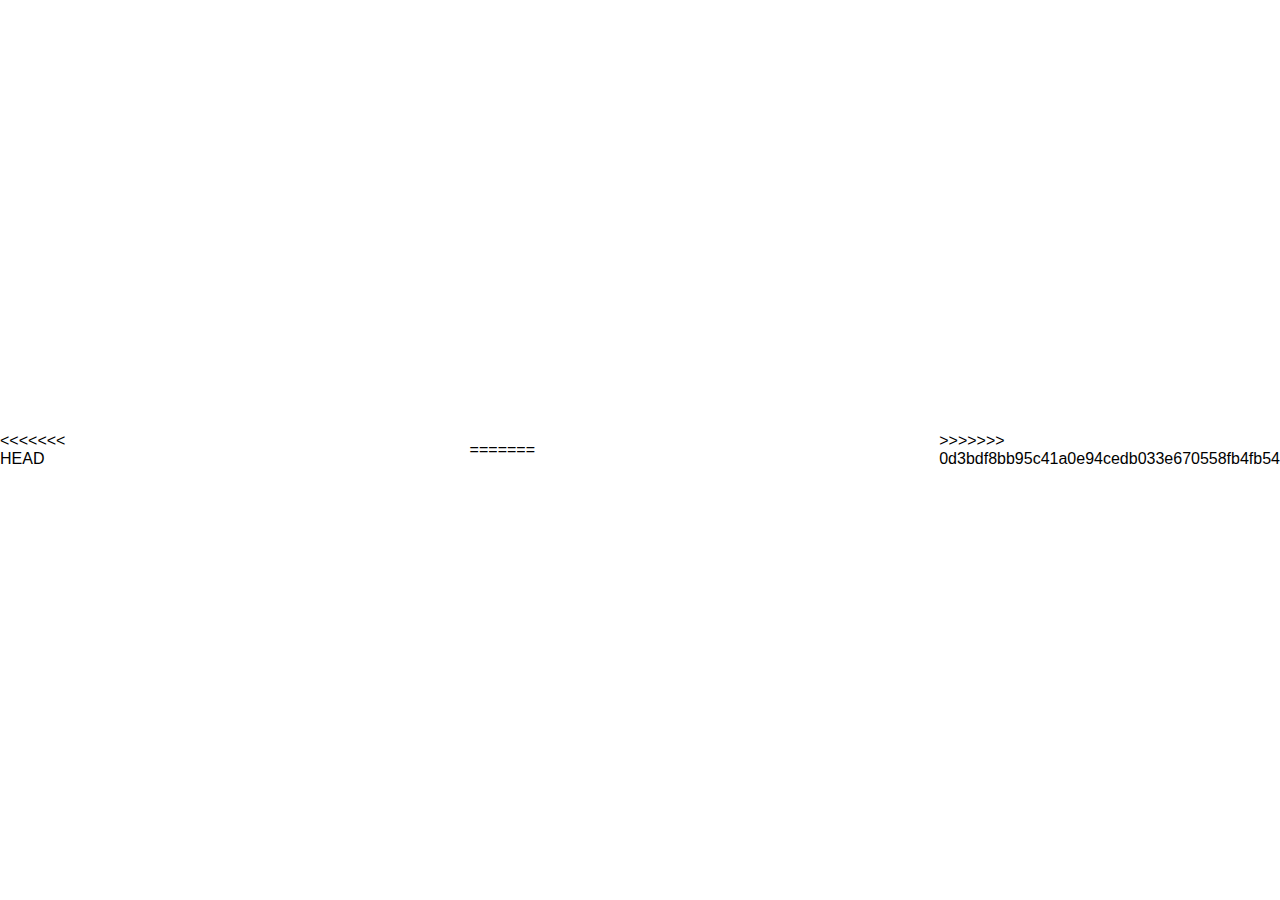
<file: 15-expanding-cards/index.html>
<<<<<<< HEAD
<!DOCTYPE html>
<html lang="en">

<head>
    <meta charset="UTF-8">
    <meta http-equiv="X-UA-Compatible" content="IE=edge">
    <meta name="viewport" content="width=device-width, initial-scale=1.0">
    <link rel="stylesheet" href="style.css" />
    <title>Expanding Cards</title>
</head>

<body>
    <div class="container">
        <div class="panel active"
            style="background-image: url('https://images.unsplash.com/photo-1558979158-65a1eaa08691?ixlib=rb-1.2.1&ixid=eyJhcHBfaWQiOjEyMDd9&auto=format&fit=crop&w=1350&q=80')">
            <h3>Explore The World</h3>
        </div>
        <div class="panel"
            style="background-image: url('https://images.unsplash.com/photo-1572276596237-5db2c3e16c5d?ixlib=rb-1.2.1&ixid=eyJhcHBfaWQiOjEyMDd9&auto=format&fit=crop&w=1350&q=80')">
            <h3>Wild Forest</h3>
        </div>
        <div class="panel"
            style="background-image: url('https://images.unsplash.com/photo-1507525428034-b723cf961d3e?ixlib=rb-1.2.1&ixid=eyJhcHBfaWQiOjEyMDd9&auto=format&fit=crop&w=1353&q=80')">
            <h3>Sunny Beach</h3>
        </div>
        <div class="panel"
            style="background-image: url('https://images.unsplash.com/photo-1551009175-8a68da93d5f9?ixlib=rb-1.2.1&ixid=eyJhcHBfaWQiOjEyMDd9&auto=format&fit=crop&w=1351&q=80')">
            <h3>City on Winter</h3>
        </div>
        <div class="panel"
            style="background-image: url('https://images.unsplash.com/photo-1549880338-65ddcdfd017b?ixlib=rb-1.2.1&ixid=eyJhcHBfaWQiOjEyMDd9&auto=format&fit=crop&w=1350&q=80')">
            <h3>Mountains - Clouds</h3>
        </div>

    </div>

    <script src="script.js"></script>
</body>

=======
<!DOCTYPE html>
<html lang="en">

<head>
    <meta charset="UTF-8">
    <meta http-equiv="X-UA-Compatible" content="IE=edge">
    <meta name="viewport" content="width=device-width, initial-scale=1.0">
    <link rel="stylesheet" href="style.css" />
    <title>Expanding Cards</title>
</head>

<body>
    <div class="container">
        <div class="panel active"
            style="background-image: url('https://images.unsplash.com/photo-1558979158-65a1eaa08691?ixlib=rb-1.2.1&ixid=eyJhcHBfaWQiOjEyMDd9&auto=format&fit=crop&w=1350&q=80')">
            <h3>Explore The World</h3>
        </div>
        <div class="panel"
            style="background-image: url('https://images.unsplash.com/photo-1572276596237-5db2c3e16c5d?ixlib=rb-1.2.1&ixid=eyJhcHBfaWQiOjEyMDd9&auto=format&fit=crop&w=1350&q=80')">
            <h3>Wild Forest</h3>
        </div>
        <div class="panel"
            style="background-image: url('https://images.unsplash.com/photo-1507525428034-b723cf961d3e?ixlib=rb-1.2.1&ixid=eyJhcHBfaWQiOjEyMDd9&auto=format&fit=crop&w=1353&q=80')">
            <h3>Sunny Beach</h3>
        </div>
        <div class="panel"
            style="background-image: url('https://images.unsplash.com/photo-1551009175-8a68da93d5f9?ixlib=rb-1.2.1&ixid=eyJhcHBfaWQiOjEyMDd9&auto=format&fit=crop&w=1351&q=80')">
            <h3>City on Winter</h3>
        </div>
        <div class="panel"
            style="background-image: url('https://images.unsplash.com/photo-1549880338-65ddcdfd017b?ixlib=rb-1.2.1&ixid=eyJhcHBfaWQiOjEyMDd9&auto=format&fit=crop&w=1350&q=80')">
            <h3>Mountains - Clouds</h3>
        </div>

    </div>

    <script src="script.js"></script>
</body>

>>>>>>> 0d3bdf8bb95c41a0e94cedb033e670558fb4fb54
</html>
</file>
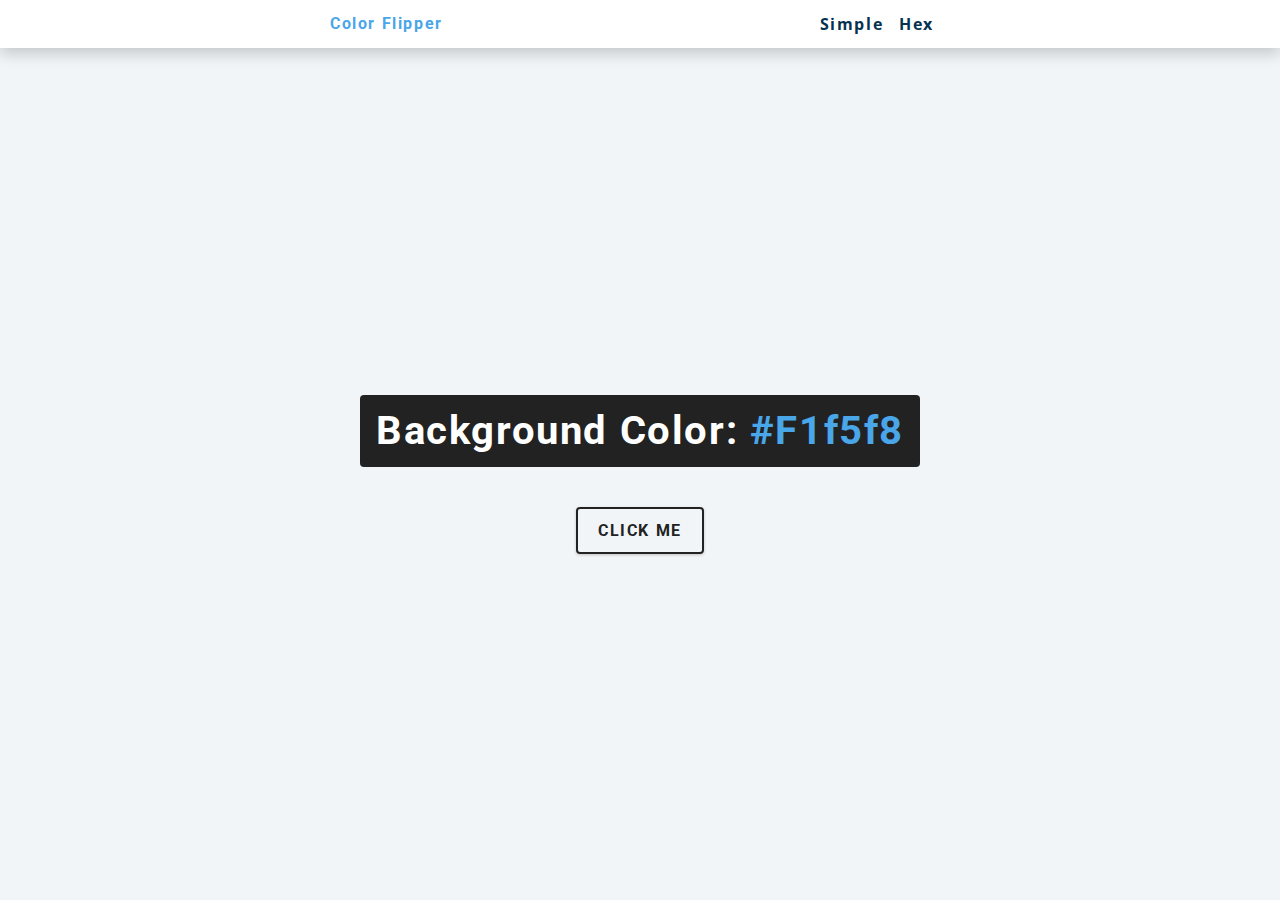
<file: 01-color-flipper/setup/index.html>
<!DOCTYPE html>
<html lang="en">

<head>
  <meta charset="UTF-8" />
  <meta name="viewport" content="width=device-width, initial-scale=1.0" />
  <title>Color Flipper || Simple</title>

  <!-- styles -->
  <link rel="stylesheet" href="styles.css" />
</head>

<body>
  <nav>
    <div class="nav-center">
      <h4>color flipper</h4>
      <ul class="nav-links">
        <li>
          <a href="index.html">Simple</a>
        </li>
        <li>
          <a href="hex.html">Hex</a>
        </li>
      </ul>
    </div>
  </nav>
  <main>
    <div class="container">
      <h2>background color:
        <span class="color">
             #f1f5f8
        </span>
      </h2>
      <button class="btn btn-hero" id="btn">click Me</button>
    </div>
  </main>
  <!-- javascript -->
  <script src="app.js"></script>
</body>

</html>
</file>
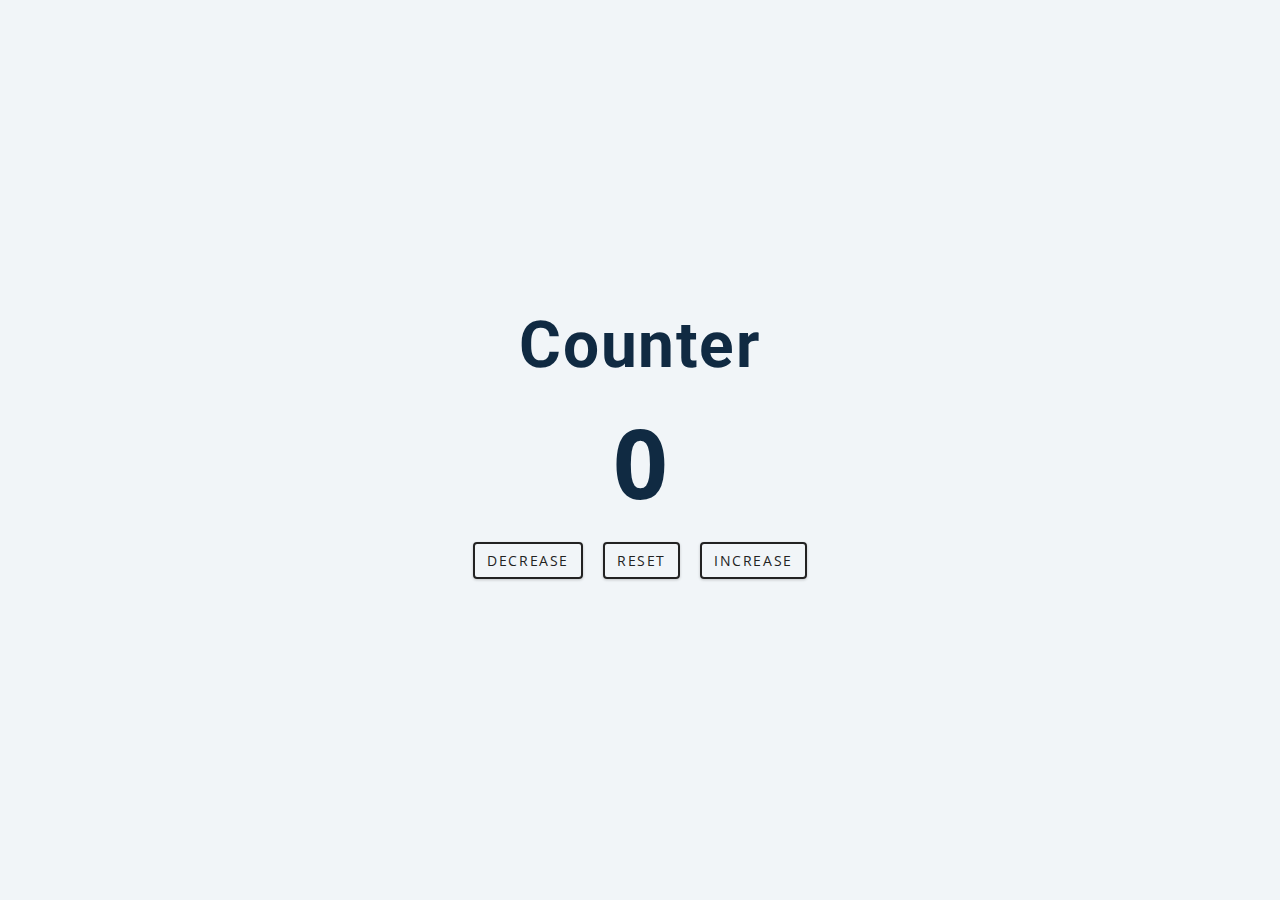
<file: 02-counter/setup/index.html>
<!DOCTYPE html>
<html lang="en">

<head>
  <meta charset="UTF-8" />
  <meta name="viewport" content="width=device-width, initial-scale=1.0" />
  <title>Counter</title>

  <!-- styles -->
  <link rel="stylesheet" href="styles.css" />
</head>

<body>
  <main>
    <div class="container">
      <h1> Counter </h1>
      <span id="value">0</span>
      <div class="btn-container">
        <div class="btn decrease">decrease</div>
        <div class="btn reset">reset</div>
        <div class="btn increase">increase</div>
      </div>
    </div>
  </main>
  <!-- javascript -->
  <script src="app.js"></script>
</body>

</html>
</file>
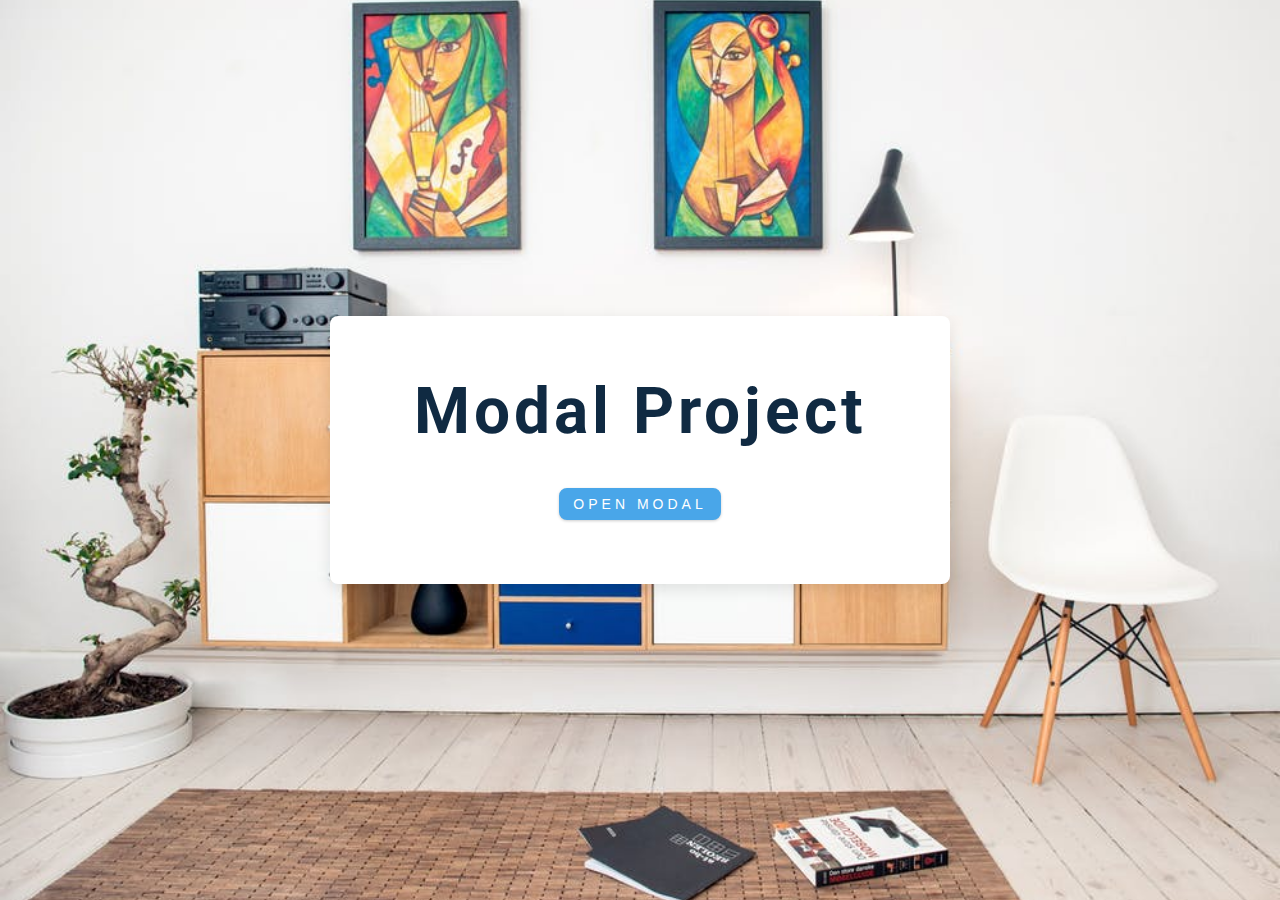
<file: 06-modal/setup/index.html>
<!DOCTYPE html>
<html lang="en">

<head>
  <meta charset="UTF-8" />
  <meta name="viewport" content="width=device-width, initial-scale=1.0" />
  <title>Modal</title>
  <!-- font-awesome -->
  <link rel="stylesheet" href="https://cdnjs.cloudflare.com/ajax/libs/font-awesome/5.14.0/css/all.min.css" />
  <!-- styles -->
  <link rel="stylesheet" href="styles.css" />
</head>

<body>
  <header class="hero">
    <div class="banner">
      <h1>Modal Project</h1>
      <button class="btn modal-btn">
        open modal
      </button>
    </div>
  </header>
  <div class="modal-overlay">
    <div class="modal-container">
      <h3>Modal content</h3>
      <button class="close-btn">
        <i class="fas fa-times"></i>
      </button>
    </div>
  </div>
  <!-- javascript -->
  <script src="app.js"></script>
</body>

</html>
</file>
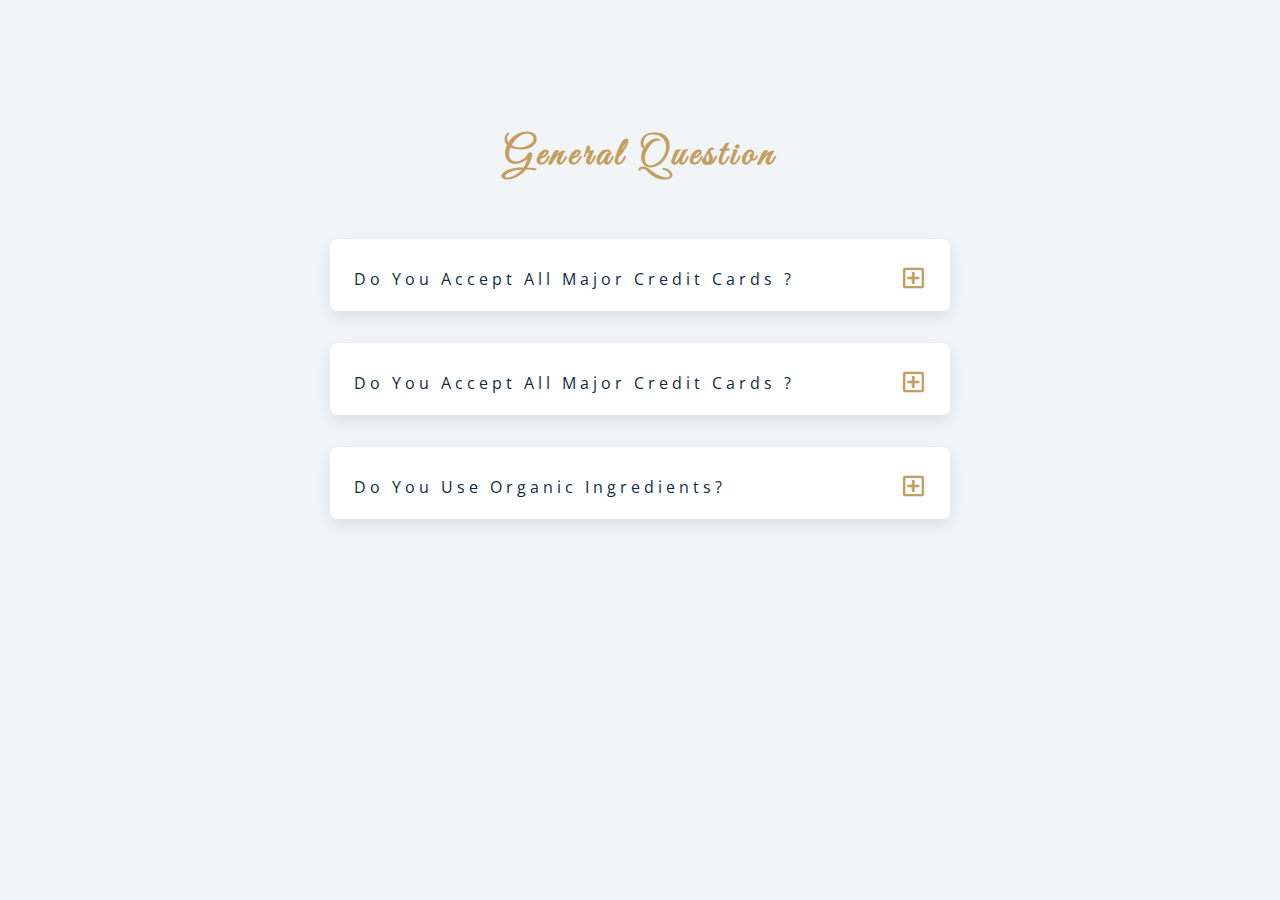
<file: 07-questions/setup/index.html>
<!DOCTYPE html>
<html lang="en">

<head>
  <meta charset="UTF-8" />
  <meta name="viewport" content="width=device-width, initial-scale=1.0" />
  <title>Q & A</title>
  <!-- font-awesome -->
  <link rel="stylesheet" href="https://cdnjs.cloudflare.com/ajax/libs/font-awesome/5.14.0/css/all.min.css" />
  <!-- extra fonts -->
  <link href="https://fonts.googleapis.com/css?family=Great+Vibes&display=swap" rel="stylesheet" />
  <!-- styles -->
  <link rel="stylesheet" href="styles.css" />
</head>

<body>
  <section class="questions">
    <!-- title -->
    <div class="title">
      <h2>general question</h2>
    </div>
    <!-- questions -->
    <div class="section-center">
      <!--  single qustion-->
      <article class="question">
        <!-- question title -->
        <div class="question-title">
          <p>Do you accept all major credit cards ?</p>
          <button type="button" class="question-btn">
            <span class="plus-icon">
              <i class="far fa-plus-square"> </i>
            </span>
            <span class="minus-icon">
              <i class="far fa-minus-square"></i>
            </span>
          </button>
        </div>
        <div class="question-text">
          <p>Lorem ipsum dolor sit, amet consectetur adipisicing elit. Accusantium nesciunt rerum impedit sed sint, in
            at dolore blanditiis nobis esse.</p>
        </div>
      </article>
      <!-- end of single question -->
      <article class="question">
        <!-- question title -->
        <div class="question-title">
          <p>Do you accept all major credit cards ?</p>
          <button type="button" class="question-btn">
            <span class="plus-icon">
              <i class="far fa-plus-square"> </i>
            </span>
            <span class="minus-icon">
              <i class="far fa-minus-square"></i>
            </span>
          </button>
        </div>
        <div class="question-text">
          <p>Lorem ipsum dolor sit, amet consectetur adipisicing elit. Accusantium nesciunt rerum impedit sed sint, in
            at dolore blanditiis nobis esse.</p>
        </div>
      </article>
      <article class="question">
        <!-- question title -->
        <div class="question-title">
          <p>Do you use organic ingredients?</p>
          <button type="button" class="question-btn">
            <span class="plus-icon">
              <i class="far fa-plus-square"> </i>
            </span>
            <span class="minus-icon">
              <i class="far fa-minus-square"></i>
            </span>
          </button>
        </div>
        <div class="question-text">
          <p>Lorem ipsum dolor sit, amet consectetur adipisicing elit. Accusantium nesciunt rerum impedit sed sint, in
            at dolore blanditiis nobis esse.</p>
        </div>
      </article>
    </div>
  </section>
  <!-- javascript -->
  <script src="app.js"></script>
</body>

</html>
</file>
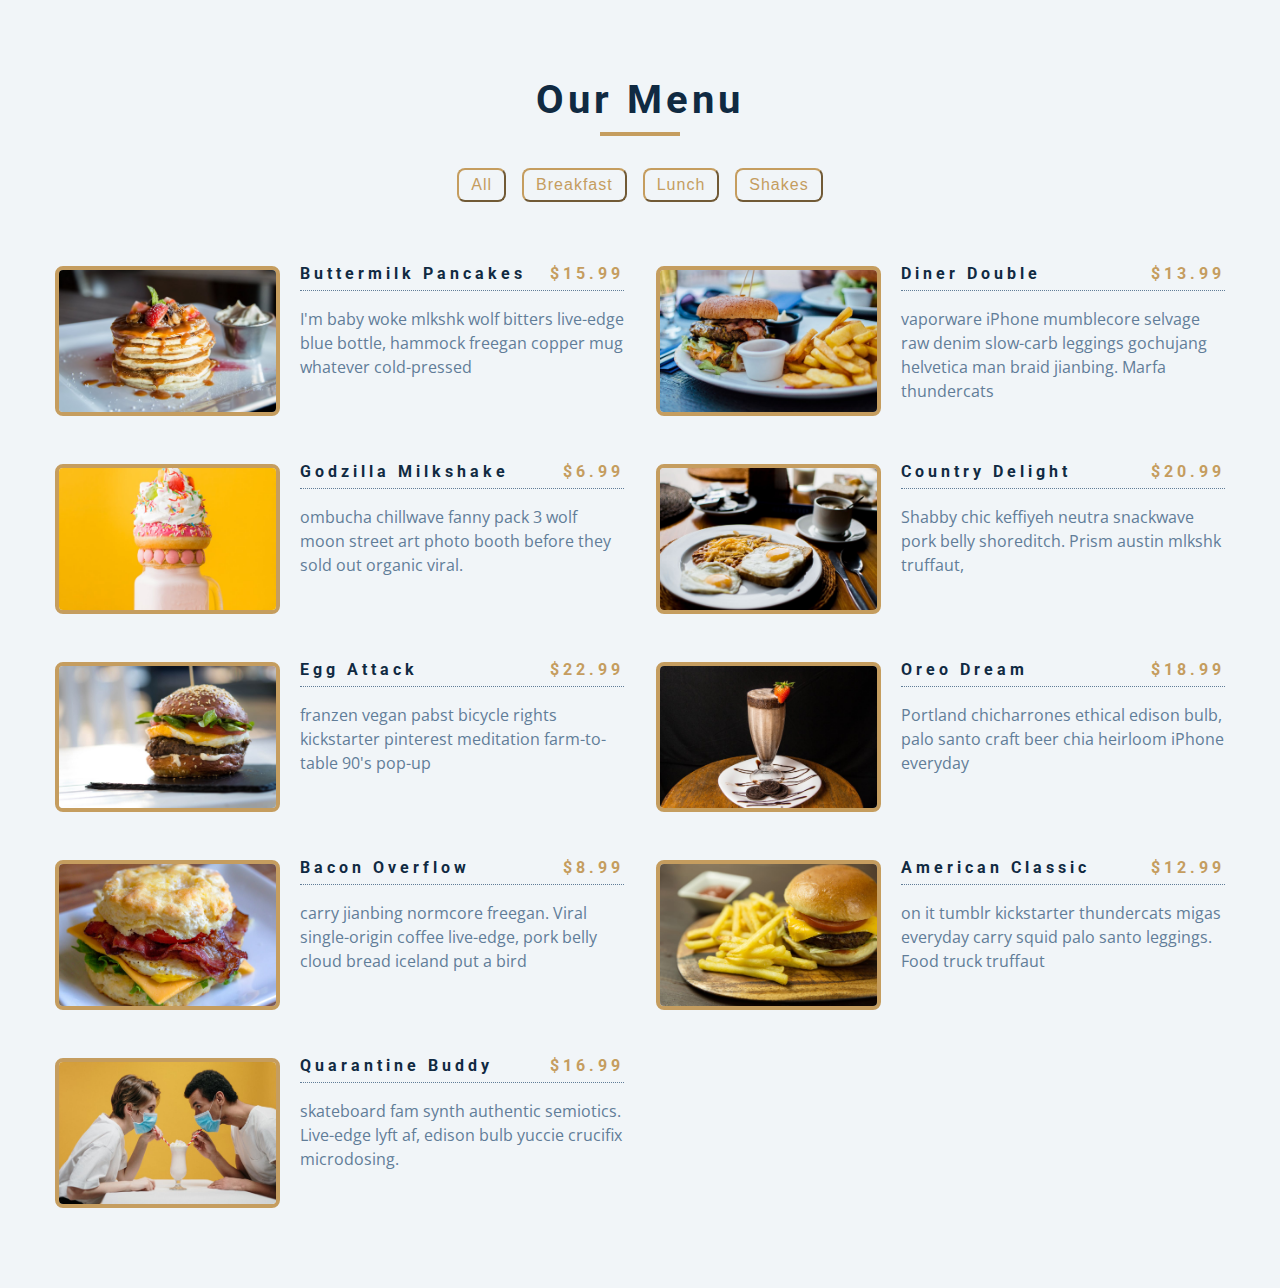
<file: 08-menu/setup/index.html>
<!DOCTYPE html>
<html lang="en">

<head>
  <meta charset="UTF-8" />
  <meta name="viewport" content="width=device-width, initial-scale=1.0" />
  <title>Starter</title>
  <!-- font-awesome -->
  <link rel="stylesheet" href="https://cdnjs.cloudflare.com/ajax/libs/font-awesome/5.14.0/css/all.min.css" />
  <!-- styles -->
  <link rel="stylesheet" href="styles.css" />
</head>

<body>
  <section class="menu">
    <!-- title -->
    <div class="title">
      <h2>our menu</h2>
      <div class="underline"></div>
    </div>
    <div class="btn-container">
      <!-- <button class="filter-btn" type="button">all</button>
      <button class="filter-btn" type="button">breakfast</button>
      <button class="filter-btn" type="button">lunch</button>
      <button class="filter-btn" type="button">shakes</button> -->
    </div>
    <div class="section-center">
      <!-- single item -->
      <!-- <article class="menu-item">
        <img src="menu-item.jpeg" class="photo" alt="menu-item">
        <div class="item-info">
          <header>
            <h4>buttermilk pancake</h4>
            <h4 class="price">$15</h4>
          </header>
          <p class="item-text">Lorem ipsum, dolor sit amet consectetur adipisicing elit. Facilis corrupti vitae
            doloribus quas accusantium blanditiis corporis error expedita rerum dolorem!</p>
        </div>
      </article> -->
    </div>
  </section>
  <!-- javascript -->
  <script src="app.js"></script>
</body>

</html>
</file>
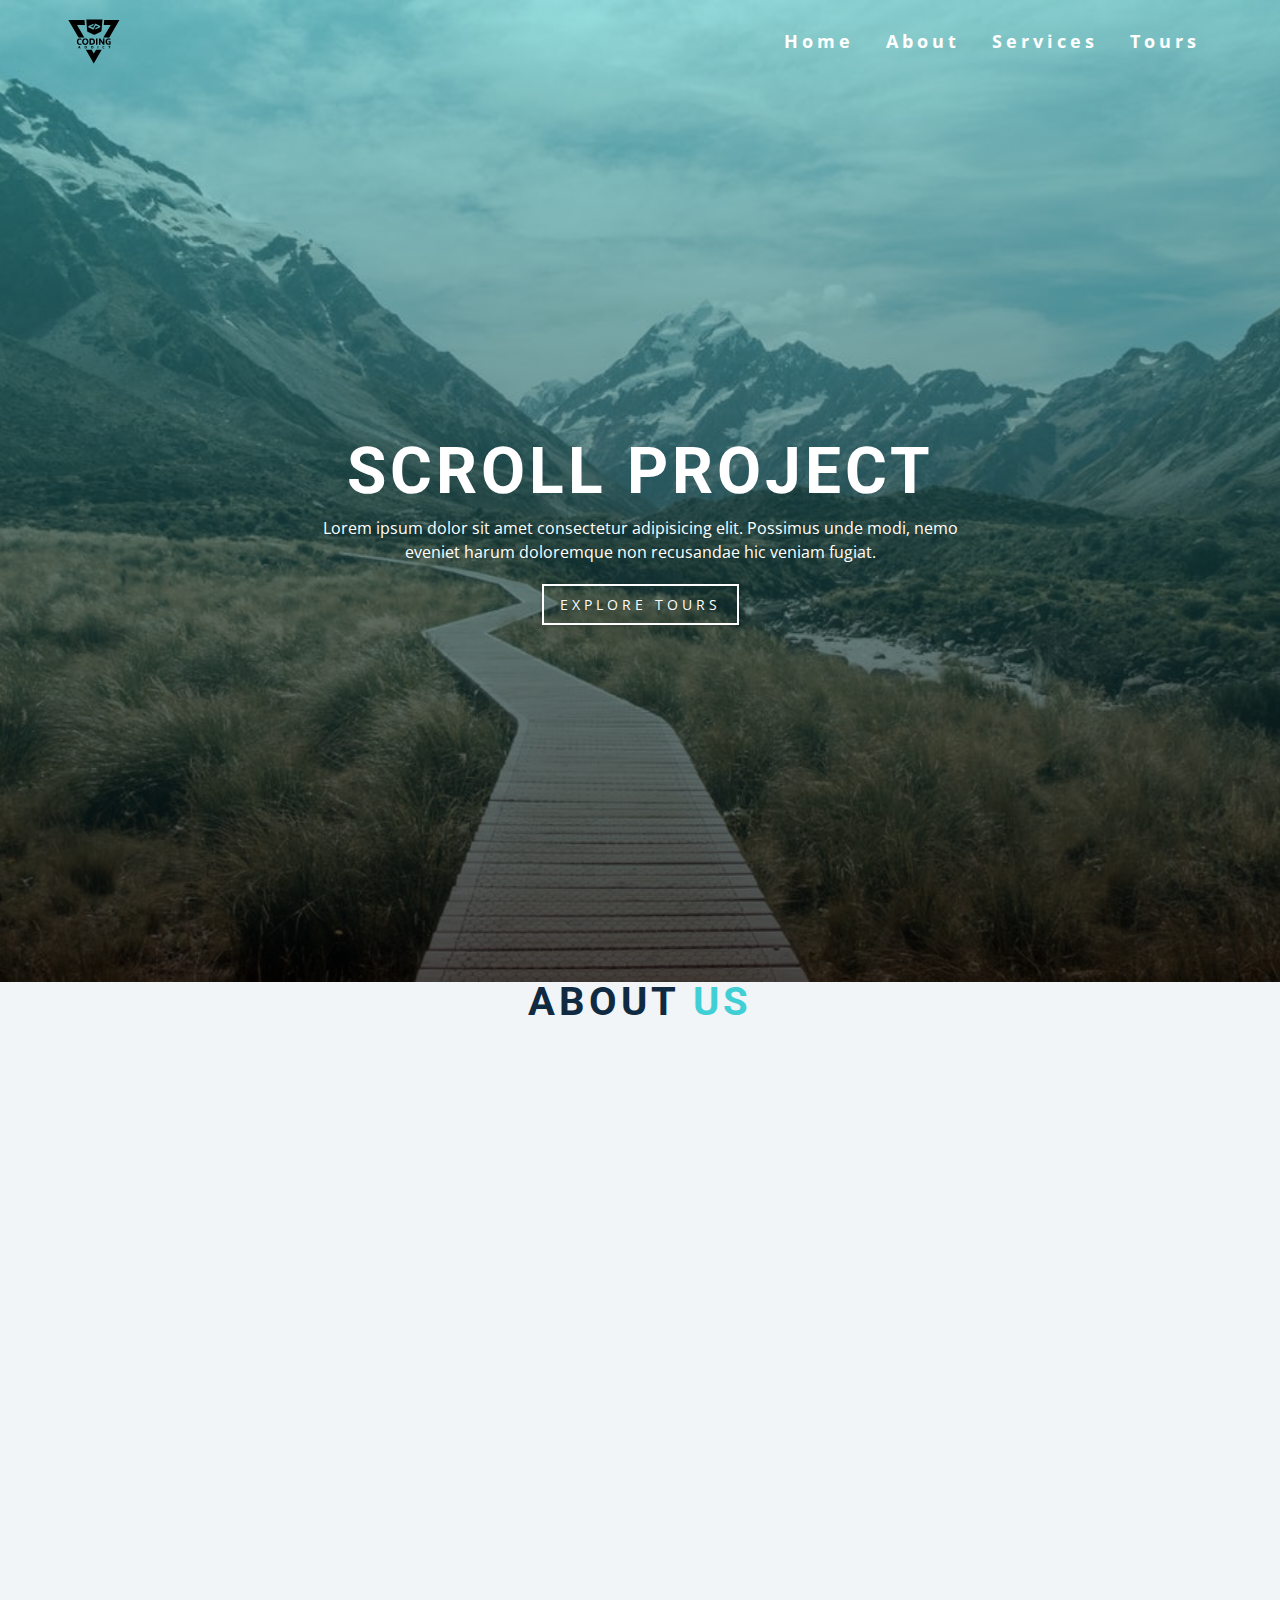
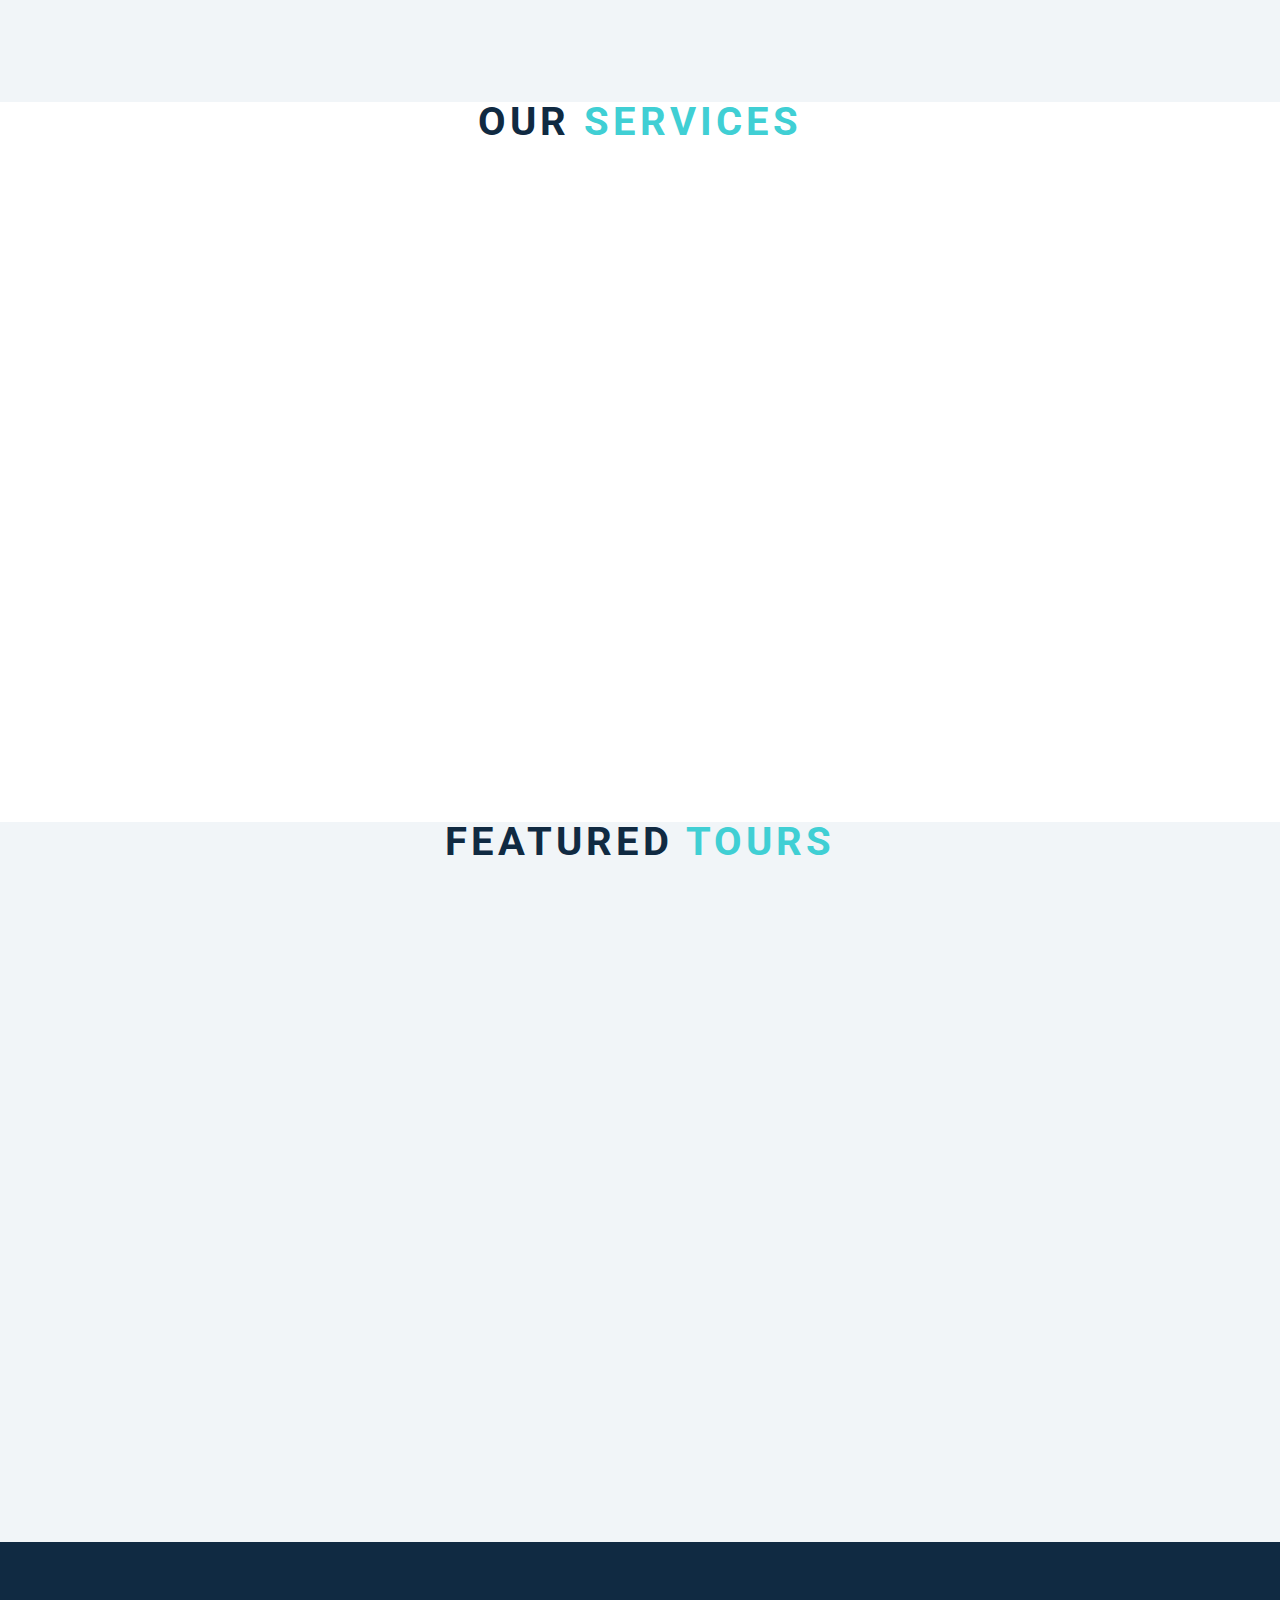
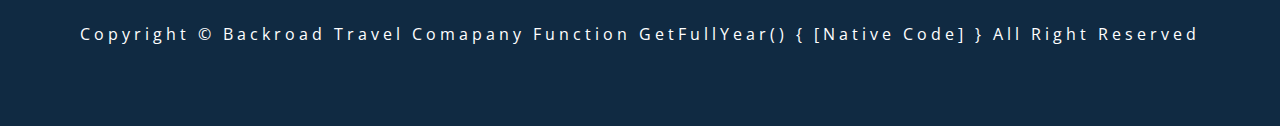
<file: 10-scroll/setup/index.html>
<!DOCTYPE html>
<html lang="en">

<head>
  <meta charset="UTF-8" />
  <meta name="viewport" content="width=device-width, initial-scale=1.0" />
  <title>Scroll</title>
  <!-- font-awesome -->
  <link rel="stylesheet" href="https://cdnjs.cloudflare.com/ajax/libs/font-awesome/5.14.0/css/all.min.css" />
  <!-- styles -->
  <link rel="stylesheet" href="styles.css" />
</head>

<body>
  <!-- header -->
  <header id="home">
    <!-- navbar -->
    <nav id="nav">
      <div class="nav-center">
        <!-- nav-header -->
        <div class="nav-header">
          <img src="./logo.svg" alt="logo" class="logo">
          <button class="nav-toggle">
            <i class="fas fa-bars"></i>
          </button>
        </div>
        <!-- links -->
        <div class="links-container">
          <ul class="links">
            <li>
              <a href="#home" class="scroll-link">home</a>
            </li>
            <li>
              <a href="#about" class="scroll-link">about</a>
            </li>
            <li>
              <a href="#services" class="scroll-link">services</a>
            </li>
            <li>
              <a href="#tours" class="scroll-link">tours</a>
            </li>
          </ul>
        </div>
      </div>
    </nav>
    <!-- banner -->
    <div class="banner">
      <div class="container">
        <h1>scroll project</h1>
        <p>Lorem ipsum dolor sit amet consectetur adipisicing elit. Possimus unde modi, nemo eveniet harum doloremque
          non recusandae hic veniam fugiat.</p>
        <a href="#tours" class="scroll-link btn btn-white">
          explore tours
        </a>
      </div>
    </div>
  </header>
  <!-- about -->
  <section id="about" class="section">
    <div class="title">
      <h2>About <span>us</span></h2>
    </div>
  </section>
  <!--services -->
  <section id="services" class="section">
    <div class="title">
      <h2>our <span>services</span></h2>
    </div>
  </section>
  <!-- tours  -->
  <section id="tours" class="section">
    <div class="title">
      <h2>featured <span>tours</span></h2>
    </div>
  </section>
  <!-- footer -->
  <footer class="section">
    <p>
      copyright &copy; backroad travel comapany <span id="date">2020</span>
      all right reserved
    </p>
  </footer>
  <!-- back to top -->
  <a href="#home" class="scroll-link top-link">
    <i class="fas fa-arrow-up"></i>
  </a>
  <!-- javascript -->
  <script src="app.js"></script>
</body>

</html>
</file>
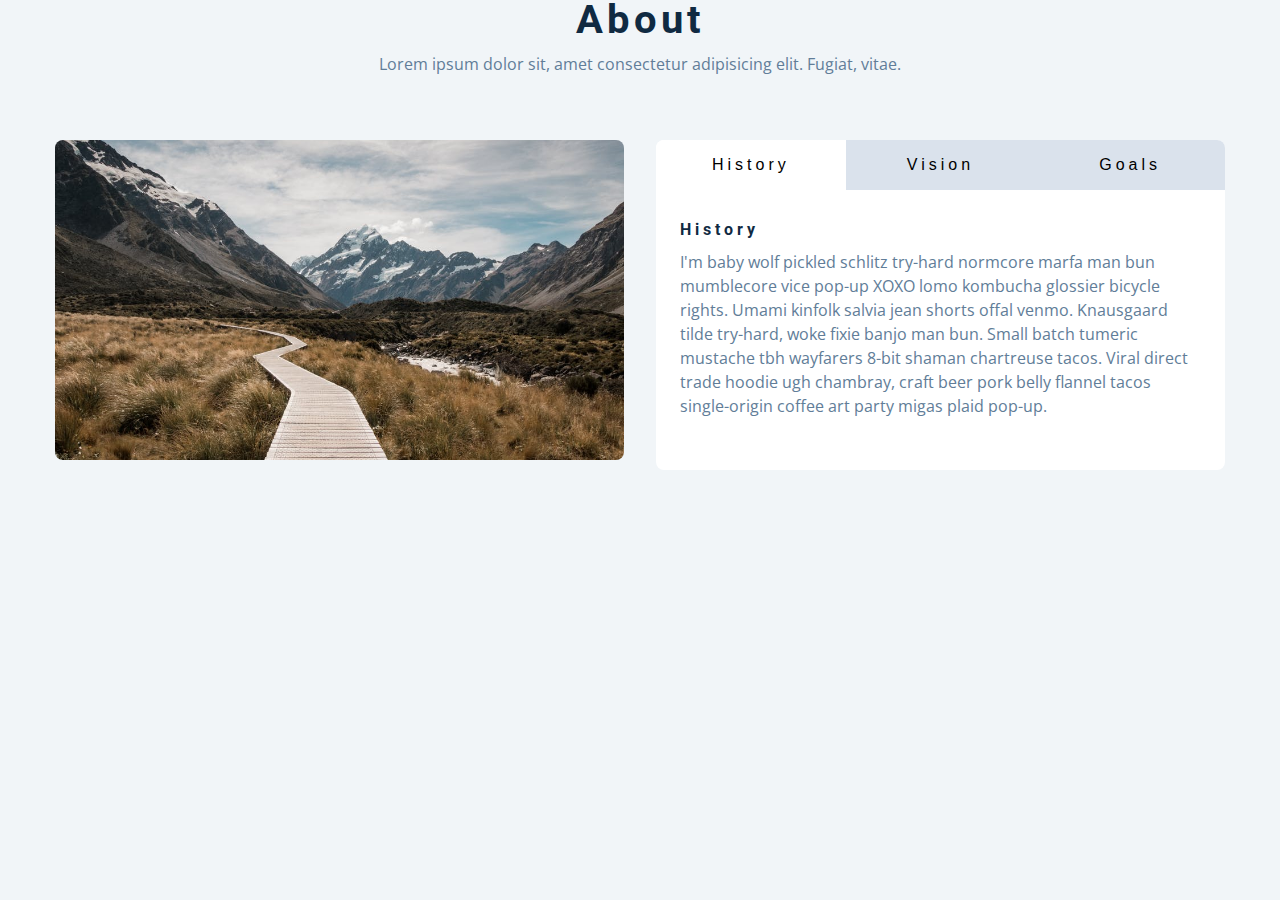
<file: 11-tabs/setup/index.html>
<!DOCTYPE html>
<html lang="en">

<head>
  <meta charset="UTF-8" />
  <meta name="viewport" content="width=device-width, initial-scale=1.0" />
  <title>Tabs</title>

  <!-- styles -->
  <link rel="stylesheet" href="styles.css" />
</head>

<body>
  <section>
    <div class="title">
      <h2>About</h2>
      <p>Lorem ipsum dolor sit, amet consectetur adipisicing elit. Fugiat, vitae.</p>
    </div>
    <div class="about-center section-center">
      <article class="about-img">
        <img src="./hero-bcg.jpeg" alt="about">
      </article>
      <article class="about">
        <!-- btn container -->
        <div class="btn-container">
          <button class="tab-btn active" data-id="history">history</button>
          <button class="tab-btn" data-id="vision">vision</button>
          <button class="tab-btn" data-id="goals">goals</button>
        </div>
        <article class="about-content">
          <!-- single item -->
          <div class="content active" id="history">
            <h4>history</h4>
            <!-- history -->
            <p>
              I'm baby wolf pickled schlitz try-hard normcore marfa man bun mumblecore vice
              pop-up XOXO lomo kombucha glossier bicycle rights. Umami kinfolk salvia jean
              shorts offal venmo. Knausgaard tilde try-hard, woke fixie banjo man bun. Small
              batch tumeric mustache tbh wayfarers 8-bit shaman chartreuse tacos. Viral
              direct trade hoodie ugh chambray, craft beer pork belly flannel tacos
              single-origin coffee art party migas plaid pop-up.
            </p>
          </div>
          <!-- end of single item -->
          <!-- single item -->
          <div class="content" id="vision">
            <h4>vision</h4>
            <!-- vision -->
            <p>
              Man bun PBR&B keytar copper mug prism, hell of helvetica. Synth crucifix offal
              deep v hella biodiesel. Church-key listicle polaroid put a bird on it
              chillwave palo santo enamel pin, tattooed meggings franzen la croix cray.
              Retro yr aesthetic four loko tbh helvetica air plant, neutra palo santo tofu
              mumblecore. Hoodie bushwick pour-over jean shorts chartreuse shabby chic. Roof
              party hammock master cleanse pop-up truffaut, bicycle rights skateboard
              affogato readymade sustainable deep v live-edge schlitz narwhal.
            </p>
            <ul>
              <li>list item</li>
              <li>list item</li>
              <li>list item</li>
            </ul>
          </div>
          <!-- end of single item -->
          <!-- single item -->
          <div class="content" id="goals">
            <h4>goals</h4>
            <p>
              Chambray authentic truffaut, kickstarter brunch taxidermy vape heirloom four
              dollar toast raclette shoreditch church-key. Poutine etsy tote bag, cred
              fingerstache leggings cornhole everyday carry blog gastropub. Brunch biodiesel
              sartorial mlkshk swag, mixtape hashtag marfa readymade direct trade man braid
              cold-pressed roof party. Small batch adaptogen coloring book heirloom.
              Letterpress food truck hammock literally hell of wolf beard adaptogen everyday
              carry. Dreamcatcher pitchfork yuccie, banh mi salvia venmo photo booth quinoa
              chicharrones.
            </p>
          </div>
          <!-- end of single item -->
        </article>
      </article>
    </div>
  </section>
  <!-- javascript -->
  <script src="app.js"></script>
</body>

</html>
</file>
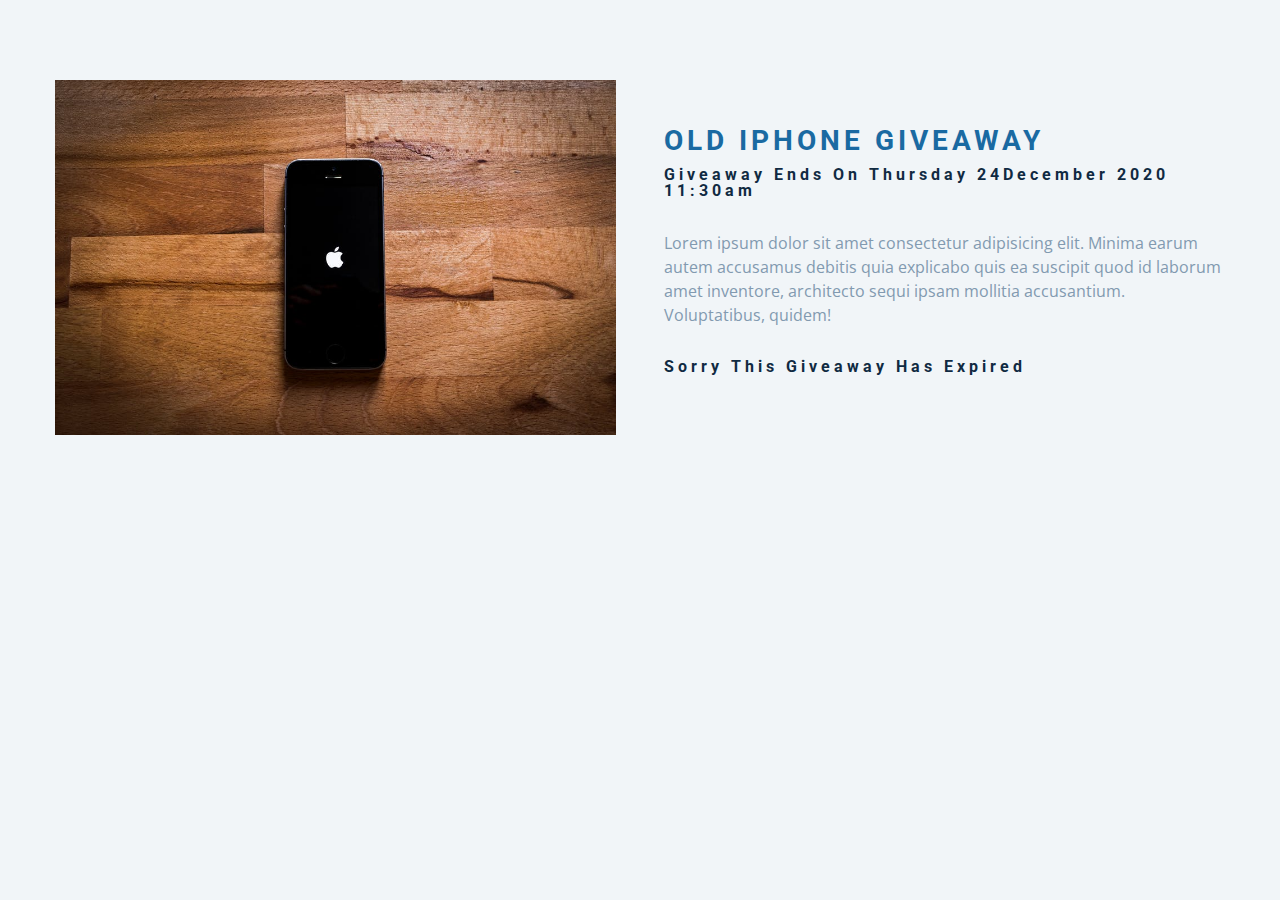
<file: 12-countdown-timer/setup/index.html>
<!DOCTYPE html>
<html lang="en">

<head>
  <meta charset="UTF-8" />
  <meta name="viewport" content="width=device-width, initial-scale=1.0" />
  <title>Countdown</title>

  <!-- styles -->
  <link rel="stylesheet" href="styles.css" />
</head>

<body>
  <section class="section-center">
    <article class="gift-img">
      <img src="./gift.jpeg" alt="gift picture">
    </article>
    <article class="gift-info">
      <h3>old iphone giveaway</h3>
      <h4 class="giveaway">
        giveaway ends on Sunday,24 April 2020,8:00am
      </h4>
      <p>Lorem ipsum dolor sit amet consectetur adipisicing elit. Minima earum autem accusamus debitis quia explicabo
        quis ea suscipit quod id laborum amet inventore, architecto sequi ipsam mollitia accusantium. Voluptatibus,
        quidem!</p>
      <div class="deadline">
        <!-- days -->
        <div class="deadline-format">
          <div>
            <h4 class="days">34</h4>
            <span>days</span>
          </div>
        </div>
        <!-- end items -->
        <!-- hours -->
        <div class="deadline-format">
          <div>
            <h4 class="hours">34</h4>
            <span>hours</span>
          </div>
        </div>
        <!-- end items -->
        <!-- mins -->
        <div class="deadline-format">
          <div>
            <h4 class="mins">34</h4>
            <span>mins</span>
          </div>
        </div>
        <!-- end items -->
        <!-- secs -->
        <div class="deadline-format">
          <div>
            <h4 class="secs">34</h4>
            <span>secs</span>
          </div>
        </div>
        <!-- end items -->
      </div>
    </article>
  </section>
  <!-- javascript -->
  <script src="app.js"></script>
</body>

</html>
</file>
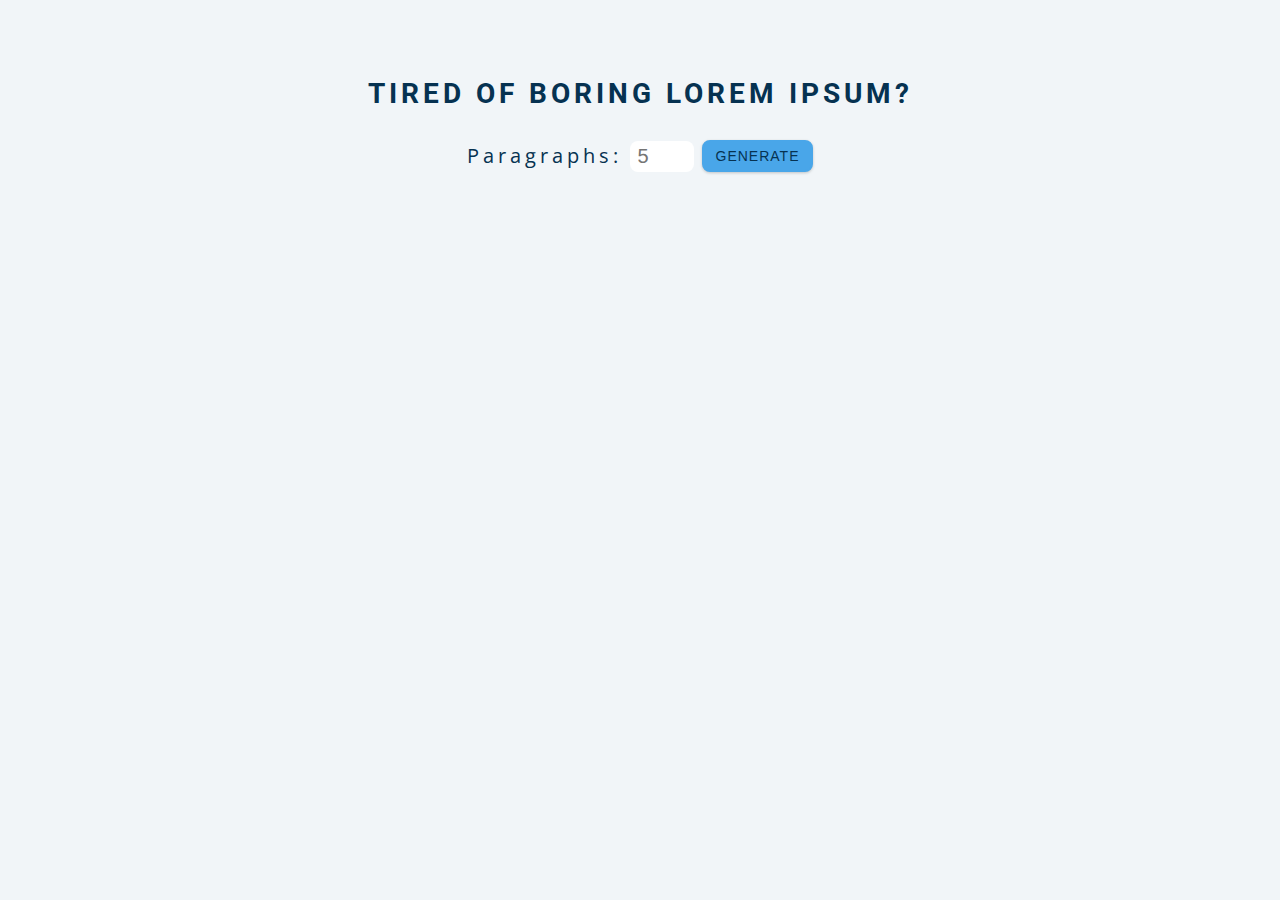
<file: 13-lorem-ipsum/setup/index.html>
<!DOCTYPE html>
<html lang="en">

<head>
  <meta charset="UTF-8" />
  <meta name="viewport" content="width=device-width, initial-scale=1.0" />
  <title>Lorem Ipsum</title>

  <!-- styles -->
  <link rel="stylesheet" href="styles.css" />
</head>

<body>
  <section class="section-center">
    <h3> tired of boring lorem ipsum?</h3>
    <form class="lorem-form">
      <label for="amount">paragraphs:</label>
      <input type="number" name="amount" id="amount" placeholder="5">
      <button type="submit" class="btn">generate</button>
    </form>
    <article class="lorem-text"></article>
  </section>
  <!-- javascript -->
  <script src="app.js"></script>
</body>

</html>
</file>
<file: 15-expanding-cards/style.css>
<<<<<<< HEAD
@import url('https://fonts.googleapis.com/css?family=Muli&display=swap');

* {
  box-sizing: border-box;
}

body {
  font-family: 'Muli', sans-serif;
  display: flex;
  align-items: center;
  justify-content: center;
  height: 100vh;
  overflow: hidden;
  margin: 0;
}

.container{
  display: flex;
  width:90vw;
}

.panel{
    background-size: cover;
    background-position:center;
    background-repeat: no-repeat;
    height: 80vh;
    border-radius: 50px;
    color: #fff;
    cursor: pointer;
    flex: 0.5;
    margin: 10px;
    position: relative;
    transition: flex 0.7s ease-in;
}

.panel h3 {
    font-size: 24px;
    position: absolute;
    bottom: 20px;
    left: 20px;
    margin: 0;
    opacity: 0;
  }
  
  .panel.active {
    flex: 5;
  }
  
  .panel.active h3 {
    opacity: 1;
    transition: opacity 0.3s ease-in 0.4s;
  }
  
  @media (max-width: 480px) {
    .container {
      width: 100vw;
    }
  
    .panel:nth-of-type(4),
    .panel:nth-of-type(5) {
      display: none;
    }
=======
@import url('https://fonts.googleapis.com/css?family=Muli&display=swap');

* {
  box-sizing: border-box;
}

body {
  font-family: 'Muli', sans-serif;
  display: flex;
  align-items: center;
  justify-content: center;
  height: 100vh;
  overflow: hidden;
  margin: 0;
}

.container{
  display: flex;
  width:90vw;
}

.panel{
    background-size: cover;
    background-position:center;
    background-repeat: no-repeat;
    height: 80vh;
    border-radius: 50px;
    color: #fff;
    cursor: pointer;
    flex: 0.5;
    margin: 10px;
    position: relative;
    transition: flex 0.7s ease-in;
}

.panel h3 {
    font-size: 24px;
    position: absolute;
    bottom: 20px;
    left: 20px;
    margin: 0;
    opacity: 0;
  }
  
  .panel.active {
    flex: 5;
  }
  
  .panel.active h3 {
    opacity: 1;
    transition: opacity 0.3s ease-in 0.4s;
  }
  
  @media (max-width: 480px) {
    .container {
      width: 100vw;
    }
  
    .panel:nth-of-type(4),
    .panel:nth-of-type(5) {
      display: none;
    }
>>>>>>> 0d3bdf8bb95c41a0e94cedb033e670558fb4fb54
  }
</file>
<file: 01-color-flipper/setup/styles.css>
/*
=============== 
Fonts
===============
*/
@import url("https://fonts.googleapis.com/css?family=Open+Sans|Roboto:400,700&display=swap");

/*
=============== 
Variables
===============
*/

:root {
  /* dark shades of primary color*/
  --clr-primary-1: hsl(205, 86%, 17%);
  --clr-primary-2: hsl(205, 77%, 27%);
  --clr-primary-3: hsl(205, 72%, 37%);
  --clr-primary-4: hsl(205, 63%, 48%);
  /* primary/main color */
  --clr-primary-5: hsl(205, 78%, 60%);
  /* lighter shades of primary color */
  --clr-primary-6: hsl(205, 89%, 70%);
  --clr-primary-7: hsl(205, 90%, 76%);
  --clr-primary-8: hsl(205, 86%, 81%);
  --clr-primary-9: hsl(205, 90%, 88%);
  --clr-primary-10: hsl(205, 100%, 96%);
  /* darkest grey - used for headings */
  --clr-grey-1: hsl(209, 61%, 16%);
  --clr-grey-2: hsl(211, 39%, 23%);
  --clr-grey-3: hsl(209, 34%, 30%);
  --clr-grey-4: hsl(209, 28%, 39%);
  /* grey used for paragraphs */
  --clr-grey-5: hsl(210, 22%, 49%);
  --clr-grey-6: hsl(209, 23%, 60%);
  --clr-grey-7: hsl(211, 27%, 70%);
  --clr-grey-8: hsl(210, 31%, 80%);
  --clr-grey-9: hsl(212, 33%, 89%);
  --clr-grey-10: hsl(210, 36%, 96%);
  --clr-white: #fff;
  --clr-red-dark: hsl(360, 67%, 44%);
  --clr-red-light: hsl(360, 71%, 66%);
  --clr-green-dark: hsl(125, 67%, 44%);
  --clr-green-light: hsl(125, 71%, 66%);
  --clr-black: #222;
  --ff-primary: "Roboto", sans-serif;
  --ff-secondary: "Open Sans", sans-serif;
  --transition: all 0.3s linear;
  --spacing: 0.1rem;
  --radius: 0.25rem;
  --light-shadow: 0 5px 15px rgba(0, 0, 0, 0.1);
  --dark-shadow: 0 5px 15px rgba(0, 0, 0, 0.2);
  --max-width: 1170px;
  --fixed-width: 620px;
}
/*
=============== 
Global Styles
===============
*/

*,
::after,
::before {
  margin: 0;
  padding: 0;
  box-sizing: border-box;
}
body {
  font-family: var(--ff-secondary);
  background: var(--clr-grey-10);
  color: var(--clr-grey-1);
  line-height: 1.5;
  font-size: 0.875rem;
}
ul {
  list-style-type: none;
}
a {
  text-decoration: none;
}
h1,
h2,
h3,
h4 {
  letter-spacing: var(--spacing);
  text-transform: capitalize;
  line-height: 1.25;
  margin-bottom: 0.75rem;
  font-family: var(--ff-primary);
}
h1 {
  font-size: 3rem;
}
h2 {
  font-size: 2rem;
}
h3 {
  font-size: 1.25rem;
}
h4 {
  font-size: 0.875rem;
}
p {
  margin-bottom: 1.25rem;
  color: var(--clr-grey-5);
}
@media screen and (min-width: 800px) {
  h1 {
    font-size: 4rem;
  }
  h2 {
    font-size: 2.5rem;
  }
  h3 {
    font-size: 1.75rem;
  }
  h4 {
    font-size: 1rem;
  }
  body {
    font-size: 1rem;
  }
  h1,
  h2,
  h3,
  h4 {
    line-height: 1;
  }
}
/*  global classes */

/* section */
.section {
  padding: 5rem 0;
}

.section-center {
  width: 90vw;
  margin: 0 auto;
  max-width: 1170px;
}
@media screen and (min-width: 992px) {
  .section-center {
    width: 95vw;
  }
}
main {
  min-height: 100vh;
  display: grid;
  place-items: center;
}

/*
=============== 
Nav
===============
*/
nav {
  background: var(--clr-white);
  height: 3rem;
  display: grid;
  align-items: center;
  box-shadow: var(--dark-shadow);
}
.nav-center {
  width: 90vw;
  max-width: var(--fixed-width);
  margin: 0 auto;
  display: flex;
  align-items: center;
  justify-content: space-between;
}
.nav-center h4 {
  margin-bottom: 0;
  color: var(--clr-primary-5);
}
.nav-links {
  display: flex;
}
nav a {
  text-transform: capitalize;
  font-weight: 700;
  font-size: 1rem;
  color: var(--clr-primary-1);
  letter-spacing: var(--spacing);
  margin-right: 1rem;
}
nav a:hover {
  color: var(--clr-primary-5);
}
/*
=============== 
Container
===============
*/
main {
  min-height: calc(100vh - 3rem);
  display: grid;
  place-items: center;
}
.container {
  text-align: center;
}
.container h2 {
  background: var(--clr-black);
  color: var(--clr-white);
  padding: 1rem;
  border-radius: var(--radius);
  margin-bottom: 2.5rem;
}
.color {
  color: var(--clr-primary-5);
}
.btn-hero {
  font-family: var(--ff-primary);
  text-transform: uppercase;
  background: transparent;
  color: var(--clr-black);
  letter-spacing: var(--spacing);
  display: inline-block;
  font-weight: 700;
  transition: var(--transition);
  border: 2px solid var(--clr-black);
  cursor: pointer;
  box-shadow: 0 1px 3px rgba(0, 0, 0, 0.2);
  border-radius: var(--radius);
  font-size: 1rem;
  padding: 0.75rem 1.25rem;
}
.btn-hero:hover {
  color: var(--clr-white);
  background: var(--clr-black);
}
</file>
<file: 02-counter/setup/styles.css>
/*
=============== 
Fonts
===============
*/
@import url("https://fonts.googleapis.com/css?family=Open+Sans|Roboto:400,700&display=swap");

/*
=============== 
Variables
===============
*/

:root {
  /* dark shades of primary color*/
  --clr-primary-1: hsl(205, 86%, 17%);
  --clr-primary-2: hsl(205, 77%, 27%);
  --clr-primary-3: hsl(205, 72%, 37%);
  --clr-primary-4: hsl(205, 63%, 48%);
  /* primary/main color */
  --clr-primary-5: hsl(205, 78%, 60%);
  /* lighter shades of primary color */
  --clr-primary-6: hsl(205, 89%, 70%);
  --clr-primary-7: hsl(205, 90%, 76%);
  --clr-primary-8: hsl(205, 86%, 81%);
  --clr-primary-9: hsl(205, 90%, 88%);
  --clr-primary-10: hsl(205, 100%, 96%);
  /* darkest grey - used for headings */
  --clr-grey-1: hsl(209, 61%, 16%);
  --clr-grey-2: hsl(211, 39%, 23%);
  --clr-grey-3: hsl(209, 34%, 30%);
  --clr-grey-4: hsl(209, 28%, 39%);
  /* grey used for paragraphs */
  --clr-grey-5: hsl(210, 22%, 49%);
  --clr-grey-6: hsl(209, 23%, 60%);
  --clr-grey-7: hsl(211, 27%, 70%);
  --clr-grey-8: hsl(210, 31%, 80%);
  --clr-grey-9: hsl(212, 33%, 89%);
  --clr-grey-10: hsl(210, 36%, 96%);
  --clr-white: #fff;
  --clr-red-dark: hsl(360, 67%, 44%);
  --clr-red-light: hsl(360, 71%, 66%);
  --clr-green-dark: hsl(125, 67%, 44%);
  --clr-green-light: hsl(125, 71%, 66%);
  --clr-black: #222;
  --ff-primary: "Roboto", sans-serif;
  --ff-secondary: "Open Sans", sans-serif;
  --transition: all 0.3s linear;
  --spacing: 0.1rem;
  --radius: 0.25rem;
  --light-shadow: 0 5px 15px rgba(0, 0, 0, 0.1);
  --dark-shadow: 0 5px 15px rgba(0, 0, 0, 0.2);
  --max-width: 1170px;
  --fixed-width: 620px;
}
/*
=============== 
Global Styles
===============
*/

*,
::after,
::before {
  margin: 0;
  padding: 0;
  box-sizing: border-box;
}
body {
  font-family: var(--ff-secondary);
  background: var(--clr-grey-10);
  color: var(--clr-grey-1);
  line-height: 1.5;
  font-size: 0.875rem;
}
ul {
  list-style-type: none;
}
a {
  text-decoration: none;
}
h1,
h2,
h3,
h4 {
  letter-spacing: var(--spacing);
  text-transform: capitalize;
  line-height: 1.25;
  margin-bottom: 0.75rem;
  font-family: var(--ff-primary);
}
h1 {
  font-size: 3rem;
}
h2 {
  font-size: 2rem;
}
h3 {
  font-size: 1.25rem;
}
h4 {
  font-size: 0.875rem;
}
p {
  margin-bottom: 1.25rem;
  color: var(--clr-grey-5);
}
@media screen and (min-width: 800px) {
  h1 {
    font-size: 4rem;
  }
  h2 {
    font-size: 2.5rem;
  }
  h3 {
    font-size: 1.75rem;
  }
  h4 {
    font-size: 1rem;
  }
  body {
    font-size: 1rem;
  }
  h1,
  h2,
  h3,
  h4 {
    line-height: 1;
  }
}
/*  global classes */

/* section */
.section {
  padding: 5rem 0;
}

.section-center {
  width: 90vw;
  margin: 0 auto;
  max-width: 1170px;
}
@media screen and (min-width: 992px) {
  .section-center {
    width: 95vw;
  }
}
main {
  min-height: 100vh;
  display: grid;
  place-items: center;
}

/*
=============== 
Counter
===============
*/

main {
  min-height: 100vh;
  display: grid;
  place-items: center;
}
.container {
  text-align: center;
}
#value {
  font-size: 6rem;
  font-weight: bold;
}
.btn {
  text-transform: uppercase;
  background: transparent;
  color: var(--clr-black);
  padding: 0.375rem 0.75rem;
  letter-spacing: var(--spacing);
  display: inline-block;
  transition: var(--transition);
  font-size: 0.875rem;
  border: 2px solid var(--clr-black);
  cursor: pointer;
  box-shadow: 0 1px 3px rgba(0, 0, 0, 0.2);
  border-radius: var(--radius);
  margin: 0.5rem;
}
.btn:hover {
  color: var(--clr-white);
  background: var(--clr-black);
}
</file>
<file: 06-modal/setup/styles.css>
/*
=============== 
Fonts
===============
*/
@import url("https://fonts.googleapis.com/css?family=Open+Sans|Roboto:400,700&display=swap");

/*
=============== 
Variables
===============
*/

:root {
  /* dark shades of primary color*/
  --clr-primary-1: hsl(205, 86%, 17%);
  --clr-primary-2: hsl(205, 77%, 27%);
  --clr-primary-3: hsl(205, 72%, 37%);
  --clr-primary-4: hsl(205, 63%, 48%);
  /* primary/main color */
  --clr-primary-5: #49a6e9;
  /* --clr-primary-5: rgb(73, 166, 233); */
  /* lighter shades of primary color */
  --clr-primary-6: hsl(205, 89%, 70%);
  --clr-primary-7: hsl(205, 90%, 76%);
  --clr-primary-8: hsl(205, 86%, 81%);
  --clr-primary-9: hsl(205, 90%, 88%);
  --clr-primary-10: hsl(205, 100%, 96%);
  /* darkest grey - used for headings */
  --clr-grey-1: hsl(209, 61%, 16%);
  --clr-grey-2: hsl(211, 39%, 23%);
  --clr-grey-3: hsl(209, 34%, 30%);
  --clr-grey-4: hsl(209, 28%, 39%);
  /* grey used for paragraphs */
  --clr-grey-5: hsl(210, 22%, 49%);
  --clr-grey-6: hsl(209, 23%, 60%);
  --clr-grey-7: hsl(211, 27%, 70%);
  --clr-grey-8: hsl(210, 31%, 80%);
  --clr-grey-9: hsl(212, 33%, 89%);
  --clr-grey-10: hsl(210, 36%, 96%);
  --clr-white: #fff;
  --clr-red-dark: hsl(360, 67%, 44%);
  --clr-red-light: hsl(360, 71%, 66%);
  --clr-green-dark: hsl(125, 67%, 44%);
  --clr-green-light: hsl(125, 71%, 66%);
  --clr-black: #222;
  --ff-primary: "Roboto", sans-serif;
  --ff-secondary: "Open Sans", sans-serif;
  --transition: all 0.3s linear;
  --spacing: 0.25rem;
  --radius: 0.5rem;
  --light-shadow: 0 5px 15px rgba(0, 0, 0, 0.1);
  --dark-shadow: 0 5px 15px rgba(0, 0, 0, 0.2);
  --max-width: 1170px;
  --fixed-width: 620px;
}
/*
=============== 
Global Styles
===============
*/

*,
::after,
::before {
  margin: 0;
  padding: 0;
  box-sizing: border-box;
}
body {
  font-family: var(--ff-secondary);
  background: var(--clr-grey-10);
  color: var(--clr-grey-1);
  line-height: 1.5;
  font-size: 0.875rem;
}
ul {
  list-style-type: none;
}
a {
  text-decoration: none;
}
img:not(.logo) {
  width: 100%;
}
img {
  display: block;
}

h1,
h2,
h3,
h4 {
  letter-spacing: var(--spacing);
  text-transform: capitalize;
  line-height: 1.25;
  margin-bottom: 0.75rem;
  font-family: var(--ff-primary);
}
h1 {
  font-size: 3rem;
}
h2 {
  font-size: 2rem;
}
h3 {
  font-size: 1.25rem;
}
h4 {
  font-size: 0.875rem;
}
p {
  margin-bottom: 1.25rem;
  color: var(--clr-grey-5);
}
@media screen and (min-width: 800px) {
  h1 {
    font-size: 4rem;
  }
  h2 {
    font-size: 2.5rem;
  }
  h3 {
    font-size: 1.75rem;
  }
  h4 {
    font-size: 1rem;
  }
  body {
    font-size: 1rem;
  }
  h1,
  h2,
  h3,
  h4 {
    line-height: 1;
  }
}
/*  global classes */

.btn {
  text-transform: uppercase;
  background: transparent;
  color: var(--clr-black);
  padding: 0.375rem 0.75rem;
  letter-spacing: var(--spacing);
  display: inline-block;
  transition: var(--transition);
  font-size: 0.875rem;
  border: 2px solid var(--clr-black);
  cursor: pointer;
  box-shadow: 0 1px 3px rgba(0, 0, 0, 0.2);
  border-radius: var(--radius);
}
.btn:hover {
  color: var(--clr-white);
  background: var(--clr-black);
}
/* section */
.section {
  padding: 5rem 0;
}

.section-center {
  width: 90vw;
  margin: 0 auto;
  max-width: 1170px;
}
@media screen and (min-width: 992px) {
  .section-center {
    width: 95vw;
  }
}
main {
  min-height: 100vh;
  display: grid;
  place-items: center;
}
/*
=============== 
Modal
===============
*/
.hero {
  min-height: 100vh;
  background: url("./hero.jpeg") center/cover no-repeat;
  display: grid;
  place-items: center;
}
.banner {
  background: var(--clr-white);
  padding: 4rem 0;
  border-radius: var(--radius);
  box-shadow: var(--light-shadow);
  text-align: center;
  width: 90vw;
  max-width: var(--fixed-width);
}
.modal-btn {
  margin-top: 2rem;
  background: var(--clr-primary-5);
  border-color: var(--clr-primary-5);
  color: var(--clr-white);
}
.modal-btn:hover {
  background: transparent;
  color: var(--clr-primary-5);
}
.modal-overlay {
  position: fixed;
  top: 0;
  left: 0;
  width: 100%;
  height: 100%;
  background: rgba(73, 166, 233, 0.5);
  display: grid;
  place-items: center;
  transition: var(--transition);
  visibility: hidden;
  z-index: -10;
}
/* OPEN/CLOSE MODAL */
.open-modal {
  visibility: visible;
  z-index: 10;
}
.modal-container {
  background: var(--clr-white);
  border-radius: var(--radius);
  width: 90vw;
  height: 30vh;
  max-width: var(--fixed-width);
  text-align: center;
  display: grid;
  place-items: center;
  position: relative;
}
.close-btn {
  position: absolute;
  top: 1rem;
  right: 1rem;
  font-size: 2rem;
  background: transparent;
  border-color: transparent;
  color: var(--clr-red-dark);
  cursor: pointer;
  transition: var(--transition);
}
.close-btn:hover {
  color: var(--clr-red-light);
  transform: scale(1.3);
}
</file>
<file: 07-questions/setup/styles.css>
/*
=============== 
Fonts
===============
*/
@import url("https://fonts.googleapis.com/css?family=Open+Sans|Roboto:400,700&display=swap");

/*
=============== 
Variables
===============
*/

:root {
  /* dark shades of primary color*/
  --clr-primary-1: hsl(205, 86%, 17%);
  --clr-primary-2: hsl(205, 77%, 27%);
  --clr-primary-3: hsl(205, 72%, 37%);
  --clr-primary-4: hsl(205, 63%, 48%);
  /* primary/main color */
  --clr-primary-5: #49a6e9;
  /* lighter shades of primary color */
  --clr-primary-6: hsl(205, 89%, 70%);
  --clr-primary-7: hsl(205, 90%, 76%);
  --clr-primary-8: hsl(205, 86%, 81%);
  --clr-primary-9: hsl(205, 90%, 88%);
  --clr-primary-10: hsl(205, 100%, 96%);
  /* darkest grey - used for headings */
  --clr-grey-1: hsl(209, 61%, 16%);
  --clr-grey-2: hsl(211, 39%, 23%);
  --clr-grey-3: hsl(209, 34%, 30%);
  --clr-grey-4: hsl(209, 28%, 39%);
  /* grey used for paragraphs */
  --clr-grey-5: hsl(210, 22%, 49%);
  --clr-grey-6: hsl(209, 23%, 60%);
  --clr-grey-7: hsl(211, 27%, 70%);
  --clr-grey-8: hsl(210, 31%, 80%);
  --clr-grey-9: hsl(212, 33%, 89%);
  --clr-grey-10: hsl(210, 36%, 96%);
  --clr-white: #fff;
  --clr-red-dark: hsl(360, 67%, 44%);
  --clr-red-light: hsl(360, 71%, 66%);
  --clr-green-dark: hsl(125, 67%, 44%);
  --clr-green-light: hsl(125, 71%, 66%);
  --clr-gold: #c59d5f;
  --clr-black: #222;
  --ff-primary: "Roboto", sans-serif;
  --ff-secondary: "Open Sans", sans-serif;
  --transition: all 0.3s linear;
  --spacing: 0.25rem;
  --radius: 0.5rem;
  --light-shadow: 0 5px 15px rgba(0, 0, 0, 0.1);
  --dark-shadow: 0 5px 15px rgba(0, 0, 0, 0.2);
  --max-width: 1170px;
  --fixed-width: 620px;
}
/*
=============== 
Global Styles
===============
*/

*,
::after,
::before {
  margin: 0;
  padding: 0;
  box-sizing: border-box;
}
body {
  font-family: var(--ff-secondary);
  background: var(--clr-grey-10);
  color: var(--clr-grey-1);
  line-height: 1.5;
  font-size: 0.875rem;
}
ul {
  list-style-type: none;
}
a {
  text-decoration: none;
}
img:not(.logo) {
  width: 100%;
}
img {
  display: block;
}

h1,
h2,
h3,
h4 {
  letter-spacing: var(--spacing);
  text-transform: capitalize;
  line-height: 1.25;
  margin-bottom: 0.75rem;
  font-family: var(--ff-primary);
}
h1 {
  font-size: 3rem;
}
h2 {
  font-size: 2rem;
}
h3 {
  font-size: 1.25rem;
}
h4 {
  font-size: 0.875rem;
}
p {
  margin-bottom: 1.25rem;
  color: var(--clr-grey-5);
}
@media screen and (min-width: 800px) {
  h1 {
    font-size: 4rem;
  }
  h2 {
    font-size: 2.5rem;
  }
  h3 {
    font-size: 1.75rem;
  }
  h4 {
    font-size: 1rem;
  }
  body {
    font-size: 1rem;
  }
  h1,
  h2,
  h3,
  h4 {
    line-height: 1;
  }
}
/*  global classes */

.btn {
  text-transform: uppercase;
  background: transparent;
  color: var(--clr-black);
  padding: 0.375rem 0.75rem;
  letter-spacing: var(--spacing);
  display: inline-block;
  transition: var(--transition);
  font-size: 0.875rem;
  border: 2px solid var(--clr-black);
  cursor: pointer;
  box-shadow: 0 1px 3px rgba(0, 0, 0, 0.2);
  border-radius: var(--radius);
}
.btn:hover {
  color: var(--clr-white);
  background: var(--clr-black);
}
/* section */
.section {
  padding: 5rem 0;
}

.section-center {
  width: 90vw;
  margin: 0 auto;
  max-width: 1170px;
}
@media screen and (min-width: 992px) {
  .section-center {
    width: 95vw;
  }
}
main {
  min-height: 100vh;
  display: grid;
  place-items: center;
}
/*
=============== 
Questions
===============
*/
.title {
  margin-top: 15vh;
  margin-bottom: 4rem;
}
.title h2 {
  color: var(--clr-gold);
  font-family: "Great Vibes", cursive;
  text-align: center;
}
.section-center {
  max-width: var(--fixed-width);
}
.question {
  background: var(--clr-white);
  border-radius: var(--radius);
  box-shadow: var(--light-shadow);
  padding: 1.5rem 1.5rem 0 1.5rem;
  margin-bottom: 2rem;
}
.question-title {
  display: flex;
  justify-content: space-between;
  align-items: center;
  text-transform: capitalize;
  padding-bottom: 1rem;
}
.question-title p {
  margin-bottom: 0;
  letter-spacing: var(--spacing);
  color: var(--clr-grey-1);
}
.question-btn {
  font-size: 1.5rem;
  background: transparent;
  border-color: transparent;
  cursor: pointer;
  color: var(--clr-gold);
  transition: var(--transition);
}
.question-btn:hover {
  transform: rotate(90deg);
}
.question-text {
  padding: 1rem 0 1.5rem 0;
  border-top: 1px solid rgba(0, 0, 0, 0.2);
}
.question-text p {
  margin-bottom: 0;
}
/* hide text */
.question-text {
  display: none;
}
.show-text .question-text {
  display: block;
}
.minus-icon {
  display: none;
}
.show-text .minus-icon {
  display: inline;
}
.show-text .plus-icon {
  display: none;
}
</file>
<file: 08-menu/setup/styles.css>
/*
=============== 
Fonts
===============
*/
@import url("https://fonts.googleapis.com/css?family=Open+Sans|Roboto:400,700&display=swap");

/*
=============== 
Variables
===============
*/

:root {
  /* dark shades of primary color*/
  --clr-primary-1: hsl(205, 86%, 17%);
  --clr-primary-2: hsl(205, 77%, 27%);
  --clr-primary-3: hsl(205, 72%, 37%);
  --clr-primary-4: hsl(205, 63%, 48%);
  /* primary/main color */
  --clr-primary-5: #49a6e9;
  /* lighter shades of primary color */
  --clr-primary-6: hsl(205, 89%, 70%);
  --clr-primary-7: hsl(205, 90%, 76%);
  --clr-primary-8: hsl(205, 86%, 81%);
  --clr-primary-9: hsl(205, 90%, 88%);
  --clr-primary-10: hsl(205, 100%, 96%);
  /* darkest grey - used for headings */
  --clr-grey-1: hsl(209, 61%, 16%);
  --clr-grey-2: hsl(211, 39%, 23%);
  --clr-grey-3: hsl(209, 34%, 30%);
  --clr-grey-4: hsl(209, 28%, 39%);
  /* grey used for paragraphs */
  --clr-grey-5: hsl(210, 22%, 49%);
  --clr-grey-6: hsl(209, 23%, 60%);
  --clr-grey-7: hsl(211, 27%, 70%);
  --clr-grey-8: hsl(210, 31%, 80%);
  --clr-grey-9: hsl(212, 33%, 89%);
  --clr-grey-10: hsl(210, 36%, 96%);
  --clr-white: #fff;
  --clr-red-dark: hsl(360, 67%, 44%);
  --clr-red-light: hsl(360, 71%, 66%);
  --clr-green-dark: hsl(125, 67%, 44%);
  --clr-green-light: hsl(125, 71%, 66%);
  --clr-gold: #c59d5f;
  --clr-black: #222;
  --ff-primary: "Roboto", sans-serif;
  --ff-secondary: "Open Sans", sans-serif;
  --transition: all 0.3s linear;
  --spacing: 0.25rem;
  --radius: 0.5rem;
  --light-shadow: 0 5px 15px rgba(0, 0, 0, 0.1);
  --dark-shadow: 0 5px 15px rgba(0, 0, 0, 0.2);
  --max-width: 1170px;
  --fixed-width: 620px;
}
/*
=============== 
Global Styles
===============
*/

*,
::after,
::before {
  margin: 0;
  padding: 0;
  box-sizing: border-box;
}
body {
  font-family: var(--ff-secondary);
  background: var(--clr-grey-10);
  color: var(--clr-grey-1);
  line-height: 1.5;
  font-size: 0.875rem;
}
ul {
  list-style-type: none;
}
a {
  text-decoration: none;
}
img:not(.logo) {
  width: 100%;
}
img {
  display: block;
}

h1,
h2,
h3,
h4 {
  letter-spacing: var(--spacing);
  text-transform: capitalize;
  line-height: 1.25;
  margin-bottom: 0.75rem;
  font-family: var(--ff-primary);
}
h1 {
  font-size: 3rem;
}
h2 {
  font-size: 2rem;
}
h3 {
  font-size: 1.25rem;
}
h4 {
  font-size: 0.875rem;
}
p {
  margin-bottom: 1.25rem;
  color: var(--clr-grey-5);
}
@media screen and (min-width: 800px) {
  h1 {
    font-size: 4rem;
  }
  h2 {
    font-size: 2.5rem;
  }
  h3 {
    font-size: 1.75rem;
  }
  h4 {
    font-size: 1rem;
  }
  body {
    font-size: 1rem;
  }
  h1,
  h2,
  h3,
  h4 {
    line-height: 1;
  }
}
/*  global classes */

.btn {
  text-transform: uppercase;
  background: transparent;
  color: var(--clr-black);
  padding: 0.375rem 0.75rem;
  letter-spacing: var(--spacing);
  display: inline-block;
  transition: var(--transition);
  font-size: 0.875rem;
  border: 2px solid var(--clr-black);
  cursor: pointer;
  box-shadow: 0 1px 3px rgba(0, 0, 0, 0.2);
  border-radius: var(--radius);
}
.btn:hover {
  color: var(--clr-white);
  background: var(--clr-black);
}
/* section */
.section {
  padding: 5rem 0;
}

main {
  min-height: 100vh;
  display: grid;
  place-items: center;
}
/*
=============== 
Menu
===============
*/

.menu {
  padding: 5rem 0;
}
.title {
  text-align: center;
  margin-bottom: 2rem;
}
.underline {
  width: 5rem;
  height: 0.25rem;
  background: var(--clr-gold);
  margin-left: auto;
  margin-right: auto;
}
.btn-container {
  margin-bottom: 4rem;
  display: flex;
  justify-content: center;
}
.filter-btn {
  background: transparent;
  border-color: var(--clr-gold);
  font-size: 1rem;
  text-transform: capitalize;
  margin: 0 0.5rem;
  letter-spacing: 1px;
  border-radius: var(--radius);
  padding: 0.375rem 0.75rem;
  color: var(--clr-gold);
  cursor: pointer;
  transition: var(--transition);
}
.filter-btn:hover {
  background: var(--clr-gold);
  color: var(--clr-white);
}
.section-center {
  width: 90vw;
  margin: 0 auto;
  max-width: 1170px;
  display: grid;
  gap: 3rem 2rem;
  justify-items: center;
}
.menu-item {
  display: grid;
  gap: 1rem 2rem;
  max-width: 25rem;
}
.photo {
  object-fit: cover;
  height: 200px;
  border: 0.25rem solid var(--clr-gold);
  border-radius: var(--radius);
}
.item-info header {
  display: flex;
  justify-content: space-between;
  border-bottom: 0.5px dotted var(--clr-grey-5);
}
.item-info h4 {
  margin-bottom: 0.5rem;
}
.price {
  color: var(--clr-gold);
}
.item-text {
  margin-bottom: 0;
  padding-top: 1rem;
}

@media screen and (min-width: 768px) {
  .menu-item {
    grid-template-columns: 225px 1fr;
    gap: 0 1.25rem;
    max-width: 40rem;
  }
  .photo {
    height: 175px;
  }
}
@media screen and (min-width: 1200px) {
  .section-center {
    width: 95vw;
    grid-template-columns: 1fr 1fr;
  }
  .photo {
    height: 150px;
  }
}
</file>
<file: 10-scroll/setup/styles.css>
/*
=============== 
Fonts
===============
*/
@import url("https://fonts.googleapis.com/css?family=Open+Sans|Roboto:400,700&display=swap");

/*
=============== 
Variables
===============
*/

:root {
  /* dark shades of primary color*/
  --clr-primary-1: hsl(205, 86%, 17%);
  --clr-primary-2: hsl(205, 77%, 27%);
  --clr-primary-3: hsl(205, 72%, 37%);
  --clr-primary-4: hsl(205, 63%, 48%);
  /* primary/main color */
  --clr-primary-5: #49a6e9;
  /* lighter shades of primary color */
  --clr-primary-6: hsl(205, 89%, 70%);
  --clr-primary-7: hsl(205, 90%, 76%);
  --clr-primary-8: hsl(205, 86%, 81%);
  --clr-primary-9: hsl(205, 90%, 88%);
  --clr-primary-10: hsl(205, 100%, 96%);
  /* darkest grey - used for headings */
  --clr-grey-1: hsl(209, 61%, 16%);
  --clr-grey-2: hsl(211, 39%, 23%);
  --clr-grey-3: hsl(209, 34%, 30%);
  --clr-grey-4: hsl(209, 28%, 39%);
  /* grey used for paragraphs */
  --clr-grey-5: hsl(210, 22%, 49%);
  --clr-grey-6: hsl(209, 23%, 60%);
  --clr-grey-7: hsl(211, 27%, 70%);
  --clr-grey-8: hsl(210, 31%, 80%);
  --clr-grey-9: hsl(212, 33%, 89%);
  --clr-grey-10: hsl(210, 36%, 96%);
  --clr-white: #fff;
  --clr-red-dark: hsl(360, 67%, 44%);
  --clr-red-light: hsl(360, 71%, 66%);
  --clr-green-dark: hsl(125, 67%, 44%);
  --clr-green-light: hsl(125, 71%, 66%);
  --clr-secondary: hsla(182, 63%, 54%);
  --clr-black: #222;
  --ff-primary: "Roboto", sans-serif;
  --ff-secondary: "Open Sans", sans-serif;
  --transition: all 0.3s linear;
  --spacing: 0.25rem;
  --radius: 0.5rem;
  --light-shadow: 0 5px 15px rgba(0, 0, 0, 0.1);
  --dark-shadow: 0 5px 15px rgba(0, 0, 0, 0.2);
  --max-width: 1170px;
  --fixed-width: 620px;
}
/*
=============== 
Global Styles
===============
*/
html {
  scroll-behavior: smooth;
}
*,
::after,
::before {
  margin: 0;
  padding: 0;
  box-sizing: border-box;
}
body {
  font-family: var(--ff-secondary);
  background: var(--clr-grey-10);
  color: var(--clr-grey-1);
  line-height: 1.5;
  font-size: 0.875rem;
}
ul {
  list-style-type: none;
}
a {
  text-decoration: none;
}
img:not(.logo) {
  width: 100%;
}
img {
  display: block;
}

h1,
h2,
h3,
h4 {
  letter-spacing: var(--spacing);
  text-transform: capitalize;
  line-height: 1.25;
  margin-bottom: 0.75rem;
  font-family: var(--ff-primary);
}
h1 {
  font-size: 3rem;
}
h2 {
  font-size: 2rem;
}
h3 {
  font-size: 1.25rem;
}
h4 {
  font-size: 0.875rem;
}
p {
  margin-bottom: 1.25rem;
  color: var(--clr-grey-5);
}
@media screen and (min-width: 800px) {
  h1 {
    font-size: 4rem;
  }
  h2 {
    font-size: 2.5rem;
  }
  h3 {
    font-size: 1.75rem;
  }
  h4 {
    font-size: 1rem;
  }
  body {
    font-size: 1rem;
  }
  h1,
  h2,
  h3,
  h4 {
    line-height: 1;
  }
}
/*  global classes */

.btn {
  text-transform: uppercase;
  background: transparent;
  color: var(--clr-black);
  padding: 0.375rem 0.75rem;
  letter-spacing: var(--spacing);
  display: inline-block;
  transition: var(--transition);
  font-size: 0.875rem;
  border: 2px solid var(--clr-black);
  cursor: pointer;
  box-shadow: 0 1px 3px rgba(0, 0, 0, 0.2);
  border-radius: var(--radius);
}
.btn:hover {
  color: var(--clr-white);
  background: var(--clr-black);
}
.btn-white {
  color: var(--clr-white);
  border-color: var(--clr-white);
  border-radius: 0;
  padding: 0.5rem 1rem;
}
.btn:hover {
  background: var(--clr-white);
  color: var(--clr-secondary);
}
/* section */
.section {
  padding-bottom: 5rem;
}

.section-center {
  width: 90vw;
  margin: 0 auto;
  max-width: 1170px;
}
@media screen and (min-width: 992px) {
  .section-center {
    width: 95vw;
  }
}
main {
  min-height: 100vh;
  display: grid;
  place-items: center;
}
/*
=============== 
Scroll
===============
*/
/* navbar */
nav {
  background: var(--clr-white);
  padding: 1rem 1.5rem;
}
/* fixed nav */
.fixed-nav {
  position: fixed;
  top: 0;
  left: 0;
  width: 100%;
  background: var(--clr-white);
  box-shadow: var(--light-shadow);
}
.fixed-nav .links a {
  color: var(--clr-grey-1);
}
.fixed-nav .links a:hover {
  color: var(--clr-secondary);
}
/* .fixed-nav .links-container {
  height: auto !important;
} */
.nav-header {
  display: flex;
  align-items: center;
  justify-content: space-between;
}
.nav-toggle {
  font-size: 1.5rem;
  color: var(--clr-grey-1);
  background: transparent;
  border-color: transparent;
  transition: var(--transition);
  cursor: pointer;
}
.nav-toggle:hover {
  color: var(--clr-secondary);
}
.logo {
  height: 50px;
}
.links-container {
  height: 0;
  overflow: hidden;
  transition: var(--transition);
}
.show-links {
  height: 200px;
}
.links a {
  background: var(--clr-white);
  color: var(--clr-grey-5);
  font-size: 1.1rem;
  text-transform: capitalize;
  letter-spacing: var(--spacing);
  display: block;
  transition: var(--transition);
  font-weight: bold;
  padding: 0.75rem 0;
}
.links a:hover {
  color: var(--clr-grey-1);
}
@media screen and (min-width: 800px) {
  nav {
    background: transparent;
  }
  .nav-center {
    width: 90vw;
    max-width: 1170px;
    margin: 0 auto;
    display: flex;
    align-items: center;
    justify-content: space-between;
  }
  .nav-header {
    padding: 0;
  }
  .nav-toggle {
    display: none;
  }
  .links-container {
    height: auto !important;
  }
  .links {
    display: flex;
  }
  .links a {
    background: transparent;
    color: var(--clr-white);
    font-size: 1.1rem;
    text-transform: capitalize;
    letter-spacing: var(--spacing);
    display: block;
    transition: var(--transition);
    margin: 0 1rem;
    font-weight: bold;
    padding: 0;
  }
  .links a:hover {
    color: var(--clr-white);
  }
}
/* hero */
header {
  min-height: 100vh;
  background: linear-gradient(rgba(63, 208, 212, 0.5), rgba(0, 0, 0, 0.7)),
    url(./hero-bcg.jpeg) center/cover no-repeat;
}
.banner {
  min-height: 100vh;
  display: grid;
  place-items: center;
  text-align: center;
}
.container h1 {
  color: var(--clr-white);
  text-transform: uppercase;
}
.container p {
  color: var(--clr-white);
  max-width: 25rem;
  margin: 0 auto;
  margin-bottom: 1.25rem;
}
@media screen and (min-width: 768px) {
  .container p {
    max-width: 40rem;
  }
}
/* sections and title */
.title h2 {
  text-align: center;
  text-transform: uppercase;
}
.title span {
  color: var(--clr-secondary);
}
#about,
#services,
#tours {
  height: 80vh;
}
#services {
  background: var(--clr-white);
}
footer {
  background: var(--clr-grey-1);
  padding: 5rem 1rem;
}
footer p {
  color: var(--clr-white);
  text-align: center;
  text-transform: capitalize;
  letter-spacing: var(--spacing);
  margin-bottom: 0;
}

.top-link {
  font-size: 1.25rem;
  position: fixed;
  bottom: 3rem;
  right: 3rem;
  background: var(--clr-secondary);
  width: 2rem;
  height: 2rem;
  display: grid;
  place-items: center;
  border-radius: var(--radius);
  color: var(--clr-white);
  animation: bounce 2s ease-in-out infinite;

  visibility: hidden;
  z-index: -100;
}
.show-link {
  visibility: visible;
  z-index: 100;
}

@keyframes bounce {
  0% {
    transform: scale(1);
  }
  50% {
    transform: scale(1.5);
  }
  100% {
    transform: scale(1);
  }
}
</file>
<file: 11-tabs/setup/styles.css>
/*
=============== 
Fonts
===============
*/
@import url("https://fonts.googleapis.com/css?family=Open+Sans|Roboto:400,700&display=swap");

/*
=============== 
Variables
===============
*/

:root {
  /* dark shades of primary color*/
  --clr-primary-1: hsl(205, 86%, 17%);
  --clr-primary-2: hsl(205, 77%, 27%);
  --clr-primary-3: hsl(205, 72%, 37%);
  --clr-primary-4: hsl(205, 63%, 48%);
  /* primary/main color */
  --clr-primary-5: #49a6e9;
  /* lighter shades of primary color */
  --clr-primary-6: hsl(205, 89%, 70%);
  --clr-primary-7: hsl(205, 90%, 76%);
  --clr-primary-8: hsl(205, 86%, 81%);
  --clr-primary-9: hsl(205, 90%, 88%);
  --clr-primary-10: hsl(205, 100%, 96%);
  /* darkest grey - used for headings */
  --clr-grey-1: hsl(209, 61%, 16%);
  --clr-grey-2: hsl(211, 39%, 23%);
  --clr-grey-3: hsl(209, 34%, 30%);
  --clr-grey-4: hsl(209, 28%, 39%);
  /* grey used for paragraphs */
  --clr-grey-5: hsl(210, 22%, 49%);
  --clr-grey-6: hsl(209, 23%, 60%);
  --clr-grey-7: hsl(211, 27%, 70%);
  --clr-grey-8: hsl(210, 31%, 80%);
  --clr-grey-9: hsl(212, 33%, 89%);
  --clr-grey-10: hsl(210, 36%, 96%);
  --clr-white: #fff;
  --clr-red-dark: hsl(360, 67%, 44%);
  --clr-red-light: hsl(360, 71%, 66%);
  --clr-green-dark: hsl(125, 67%, 44%);
  --clr-green-light: hsl(125, 71%, 66%);
  --clr-black: #222;
  --ff-primary: "Roboto", sans-serif;
  --ff-secondary: "Open Sans", sans-serif;
  --transition: all 0.3s linear;
  --spacing: 0.25rem;
  --radius: 0.5rem;
  --light-shadow: 0 5px 15px rgba(0, 0, 0, 0.1);
  --dark-shadow: 0 5px 15px rgba(0, 0, 0, 0.2);
  --max-width: 1170px;
  --fixed-width: 620px;
}
/*
=============== 
Global Styles
===============
*/

*,
::after,
::before {
  margin: 0;
  padding: 0;
  box-sizing: border-box;
}
body {
  font-family: var(--ff-secondary);
  background: var(--clr-grey-10);
  color: var(--clr-grey-1);
  line-height: 1.5;
  font-size: 0.875rem;
}
ul {
  list-style-type: none;
}
a {
  text-decoration: none;
}
img:not(.logo) {
  width: 100%;
}
img {
  display: block;
}

h1,
h2,
h3,
h4 {
  letter-spacing: var(--spacing);
  text-transform: capitalize;
  line-height: 1.25;
  margin-bottom: 0.75rem;
  font-family: var(--ff-primary);
}
h1 {
  font-size: 3rem;
}
h2 {
  font-size: 2rem;
}
h3 {
  font-size: 1.25rem;
}
h4 {
  font-size: 0.875rem;
}
p {
  margin-bottom: 1.25rem;
  color: var(--clr-grey-5);
}
@media screen and (min-width: 800px) {
  h1 {
    font-size: 4rem;
  }
  h2 {
    font-size: 2.5rem;
  }
  h3 {
    font-size: 1.75rem;
  }
  h4 {
    font-size: 1rem;
  }
  body {
    font-size: 1rem;
  }
  h1,
  h2,
  h3,
  h4 {
    line-height: 1;
  }
}
/*  global classes */

.btn {
  text-transform: uppercase;
  background: transparent;
  color: var(--clr-black);
  padding: 0.375rem 0.75rem;
  letter-spacing: var(--spacing);
  display: inline-block;
  transition: var(--transition);
  font-size: 0.875rem;
  border: 2px solid var(--clr-black);
  cursor: pointer;
  box-shadow: 0 1px 3px rgba(0, 0, 0, 0.2);
  border-radius: var(--radius);
}
.btn:hover {
  color: var(--clr-white);
  background: var(--clr-black);
}
/* section */
.section {
  padding: 5rem 0;
}

.section-center {
  width: 90vw;
  margin: 0 auto;
  max-width: 1170px;
}
@media screen and (min-width: 992px) {
  .section-center {
    width: 95vw;
  }
}
main {
  min-height: 100vh;
  display: grid;
  place-items: center;
}
/*
=============== 
About
===============
*/
.title {
  text-align: center;
  margin-bottom: 4rem;
}
.title p {
  width: 80%;
  margin: 0 auto;
}

.about-img {
  margin-bottom: 2rem;
}
.about-img img {
  border-radius: var(--radius);
  object-fit: cover;
  height: 20rem;
}
@media screen and (min-width: 992px) {
  .about-img {
    margin-bottom: 0;
  }

  .about-center {
    display: grid;
    grid-template-columns: 1fr 1fr;
    column-gap: 2rem;
  }
}
.about {
  background: var(--clr-white);
  border-radius: var(--radius);
  display: grid;
  grid-template-rows: auto 1fr;
}
.btn-container {
  border-top-left-radius: var(--radius);
  border-top-right-radius: var(--radius);
  display: grid;
  grid-template-columns: 1fr 1fr 1fr;
}
.tab-btn:nth-child(1) {
  border-top-left-radius: var(--radius);
}
.tab-btn:nth-child(3) {
  border-top-right-radius: var(--radius);
}
.tab-btn {
  padding: 1rem 0;
  border: none;
  text-transform: capitalize;
  font-size: 1rem;
  display: block;
  background: var(--clr-grey-9);
  cursor: pointer;
  transition: var(--transition);
  letter-spacing: var(--spacing);
}
.tab-btn:hover:not(.active) {
  background: var(--clr-primary-10);
  color: var(--clr-primary-5);
}
.about-content {
  border-bottom-left-radius: var(--radius);
  border-bottom-right-radius: var(--radius);
  padding: 2rem 1.5rem;
}
/* hide content */
.content {
  display: none;
}
.tab-btn.active {
  background: var(--clr-white);
}
.content.active {
  display: block;
}
</file>
<file: 12-countdown-timer/setup/styles.css>
/*
=============== 
Fonts
===============
*/
@import url("https://fonts.googleapis.com/css?family=Open+Sans|Roboto:400,700&display=swap");

/*
=============== 
Variables
===============
*/

:root {
  /* dark shades of primary color*/
  --clr-primary-1: hsl(205, 86%, 17%);
  --clr-primary-2: hsl(205, 77%, 27%);
  --clr-primary-3: hsl(205, 72%, 37%);
  --clr-primary-4: hsl(205, 63%, 48%);
  /* primary/main color */
  --clr-primary-5: #49a6e9;
  /* lighter shades of primary color */
  --clr-primary-6: hsl(205, 89%, 70%);
  --clr-primary-7: hsl(205, 90%, 76%);
  --clr-primary-8: hsl(205, 86%, 81%);
  --clr-primary-9: hsl(205, 90%, 88%);
  --clr-primary-10: hsl(205, 100%, 96%);
  /* darkest grey - used for headings */
  --clr-grey-1: hsl(209, 61%, 16%);
  --clr-grey-2: hsl(211, 39%, 23%);
  --clr-grey-3: hsl(209, 34%, 30%);
  --clr-grey-4: hsl(209, 28%, 39%);
  /* grey used for paragraphs */
  --clr-grey-5: hsl(210, 22%, 49%);
  --clr-grey-6: hsl(209, 23%, 60%);
  --clr-grey-7: hsl(211, 27%, 70%);
  --clr-grey-8: hsl(210, 31%, 80%);
  --clr-grey-9: hsl(212, 33%, 89%);
  --clr-grey-10: hsl(210, 36%, 96%);
  --clr-white: #fff;
  --clr-red-dark: hsl(360, 67%, 44%);
  --clr-red-light: hsl(360, 71%, 66%);
  --clr-green-dark: hsl(125, 67%, 44%);
  --clr-green-light: hsl(125, 71%, 66%);
  --clr-black: #222;
  --clr-gold: #c59d5f;
  --ff-primary: "Roboto", sans-serif;
  --ff-secondary: "Open Sans", sans-serif;
  --transition: all 0.3s linear;
  --spacing: 0.25rem;
  --radius: 0.5rem;
  --light-shadow: 0 5px 15px rgba(0, 0, 0, 0.1);
  --dark-shadow: 0 5px 15px rgba(0, 0, 0, 0.2);
  --max-width: 1170px;
  --fixed-width: 620px;
}
/*
=============== 
Global Styles
===============
*/

*,
::after,
::before {
  margin: 0;
  padding: 0;
  box-sizing: border-box;
}
body {
  font-family: var(--ff-secondary);
  background: var(--clr-grey-10);
  color: var(--clr-grey-1);
  line-height: 1.5;
  font-size: 0.875rem;
}
ul {
  list-style-type: none;
}
a {
  text-decoration: none;
}
img:not(.logo) {
  width: 100%;
}
img {
  display: block;
}

h1,
h2,
h3,
h4 {
  letter-spacing: var(--spacing);
  text-transform: capitalize;
  line-height: 1.25;
  margin-bottom: 0.75rem;
  font-family: var(--ff-primary);
}
h1 {
  font-size: 3rem;
}
h2 {
  font-size: 2rem;
}
h3 {
  font-size: 1.25rem;
}
h4 {
  font-size: 0.875rem;
}
p {
  margin-bottom: 1.25rem;
  color: var(--clr-grey-5);
}
@media screen and (min-width: 800px) {
  h1 {
    font-size: 4rem;
  }
  h2 {
    font-size: 2.5rem;
  }
  h3 {
    font-size: 1.75rem;
  }
  h4 {
    font-size: 1rem;
  }
  body {
    font-size: 1rem;
  }
  h1,
  h2,
  h3,
  h4 {
    line-height: 1;
  }
}
/*  global classes */

.btn {
  text-transform: uppercase;
  background: transparent;
  color: var(--clr-black);
  padding: 0.375rem 0.75rem;
  letter-spacing: var(--spacing);
  display: inline-block;
  transition: var(--transition);
  font-size: 0.875rem;
  border: 2px solid var(--clr-black);
  cursor: pointer;
  box-shadow: 0 1px 3px rgba(0, 0, 0, 0.2);
  border-radius: var(--radius);
}
.btn:hover {
  color: var(--clr-white);
  background: var(--clr-black);
}
/* section */
.section {
  padding: 5rem 0;
}

.section-center {
  width: 90vw;
  margin: 5rem auto;
  max-width: 1170px;
}

main {
  min-height: 100vh;
  display: grid;
  place-items: center;
}
/*
=============== 
Countdown Timer
===============
*/
.gift-img {
  margin-bottom: 2rem;
}
.gift-info h3 {
  text-transform: uppercase;
  color: var(--clr-primary-3);
}
.gift-info p {
  color: var(--clr-grey-6);
}
.date {
  color: var(--clr-grey-5);
  font-size: 0.85rem;
}
@media screen and (min-width: 992px) {
  .section-center {
    display: grid;
    grid-template-columns: 1fr 1fr;
    place-items: center;
    gap: 3rem;
    width: 95vw;
  }
  .gift-img {
    margin-bottom: 0;
  }
}
.gift-info p {
  margin: 2rem 0;
}
.deadline {
  display: flex;
}
.deadline-format {
  background: var(--clr-grey-1);
  color: var(--clr-white);
  margin-right: 1rem;
  width: 5rem;
  height: 5rem;
  display: grid;
  place-items: center;
  text-align: center;
}
.deadline-format span {
  display: block;
  text-transform: uppercase;
  letter-spacing: 2px;
  font-size: 0.85rem;
}
.deadline h4:not(.expired) {
  font-size: 2rem;
  margin-bottom: 0.25rem;
  letter-spacing: var(--spacing);
}
</file>
<file: 13-lorem-ipsum/setup/styles.css>
/*
=============== 
Fonts
===============
*/
@import url("https://fonts.googleapis.com/css?family=Open+Sans|Roboto:400,700&display=swap");

/*
=============== 
Variables
===============
*/

:root {
  /* dark shades of primary color*/
  --clr-primary-1: hsl(205, 86%, 17%);
  --clr-primary-2: hsl(205, 77%, 27%);
  --clr-primary-3: hsl(205, 72%, 37%);
  --clr-primary-4: hsl(205, 63%, 48%);
  /* primary/main color */
  --clr-primary-5: #49a6e9;
  /* lighter shades of primary color */
  --clr-primary-6: hsl(205, 89%, 70%);
  --clr-primary-7: hsl(205, 90%, 76%);
  --clr-primary-8: hsl(205, 86%, 81%);
  --clr-primary-9: hsl(205, 90%, 88%);
  --clr-primary-10: hsl(205, 100%, 96%);
  /* darkest grey - used for headings */
  --clr-grey-1: hsl(209, 61%, 16%);
  --clr-grey-2: hsl(211, 39%, 23%);
  --clr-grey-3: hsl(209, 34%, 30%);
  --clr-grey-4: hsl(209, 28%, 39%);
  /* grey used for paragraphs */
  --clr-grey-5: hsl(210, 22%, 49%);
  --clr-grey-6: hsl(209, 23%, 60%);
  --clr-grey-7: hsl(211, 27%, 70%);
  --clr-grey-8: hsl(210, 31%, 80%);
  --clr-grey-9: hsl(212, 33%, 89%);
  --clr-grey-10: hsl(210, 36%, 96%);
  --clr-white: #fff;
  --clr-red-dark: hsl(360, 67%, 44%);
  --clr-red-light: hsl(360, 71%, 66%);
  --clr-green-dark: hsl(125, 67%, 44%);
  --clr-green-light: hsl(125, 71%, 66%);
  --clr-black: #222;
  --ff-primary: "Roboto", sans-serif;
  --ff-secondary: "Open Sans", sans-serif;
  --transition: all 0.3s linear;
  --spacing: 0.25rem;
  --radius: 0.5rem;
  --light-shadow: 0 5px 15px rgba(0, 0, 0, 0.1);
  --dark-shadow: 0 5px 15px rgba(0, 0, 0, 0.2);
  --max-width: 1170px;
  --fixed-width: 620px;
}
/*
=============== 
Global Styles
===============
*/

*,
::after,
::before {
  margin: 0;
  padding: 0;
  box-sizing: border-box;
}
body {
  font-family: var(--ff-secondary);
  background: var(--clr-grey-10);
  color: var(--clr-grey-1);
  line-height: 1.5;
  font-size: 0.875rem;
}
ul {
  list-style-type: none;
}
a {
  text-decoration: none;
}
img:not(.logo) {
  width: 100%;
}
img {
  display: block;
}

h1,
h2,
h3,
h4 {
  letter-spacing: var(--spacing);
  text-transform: capitalize;
  line-height: 1.25;
  margin-bottom: 0.75rem;
  font-family: var(--ff-primary);
}
h1 {
  font-size: 3rem;
}
h2 {
  font-size: 2rem;
}
h3 {
  font-size: 1.25rem;
}
h4 {
  font-size: 0.875rem;
}
p {
  margin-bottom: 1.25rem;
  color: var(--clr-grey-5);
}
@media screen and (min-width: 800px) {
  h1 {
    font-size: 4rem;
  }
  h2 {
    font-size: 2.5rem;
  }
  h3 {
    font-size: 1.75rem;
  }
  h4 {
    font-size: 1rem;
  }
  body {
    font-size: 1rem;
  }
  h1,
  h2,
  h3,
  h4 {
    line-height: 1;
  }
}
/*  global classes */

.btn {
  text-transform: uppercase;
  background: var(--clr-primary-5);
  color: var(--clr-primary-1);
  padding: 0.375rem 0.75rem;
  letter-spacing: 1px;
  display: inline-block;
  transition: var(--transition);
  font-size: 0.875rem;
  border: 2px solid var(--clr-primary-5);
  cursor: pointer;
  box-shadow: 0 1px 3px rgba(0, 0, 0, 0.2);
  border-radius: var(--radius);
}
.btn:hover {
  color: var(--clr-primary-5);
  background: var(--clr-primary-8);
  border-color: var(--clr-primary-8);
}
/* section */
.section {
  padding: 5rem 0;
}

.section-center {
  width: 90vw;
  margin: 0 auto;
  max-width: 40rem;
  margin-top: 5rem;
  text-align: center;
}
@media screen and (min-width: 992px) {
  .section-center {
    width: 95vw;
  }
}
main {
  min-height: 100vh;
  display: grid;
  place-items: center;
}
/*
=============== 
Lorem Ipsum
===============
*/
h3 {
  text-transform: uppercase;
  color: var(--clr-primary-1);
}
.lorem-form {
  text-transform: capitalize;
  letter-spacing: var(--spacing);
  margin-top: 2rem;
  margin-bottom: 4rem;
  display: flex;
  justify-content: center;
  align-items: center;
}
label {
  font-size: 1.25rem;
  color: var(--clr-primary-1);
}
input {
  padding: 0.25rem 0.5rem;

  width: 4rem;
  border-radius: var(--radius);
  border: none;
  margin: 0 0.5rem;
  font-size: 1.25rem;
}
button {
  background: var(--clr-primary-10);
}
.result {
  margin-bottom: 2rem;
}
</file>
